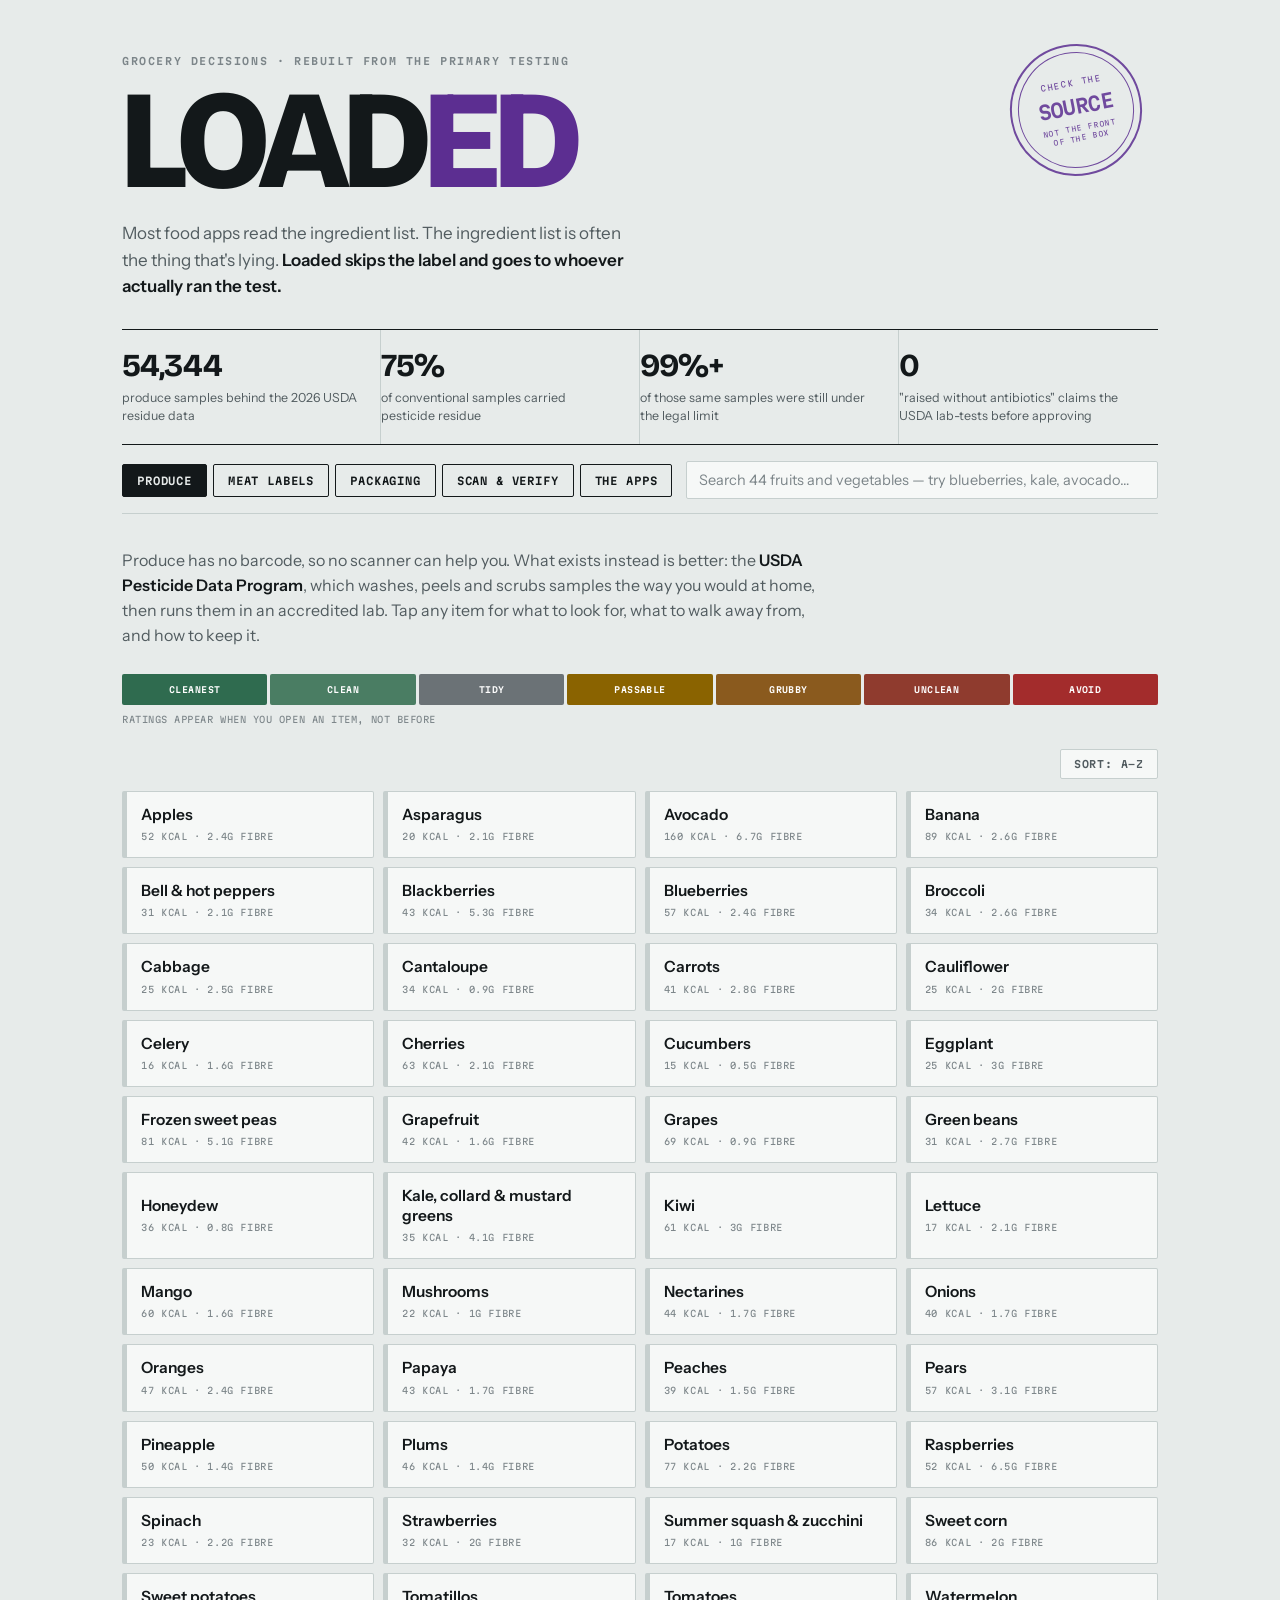
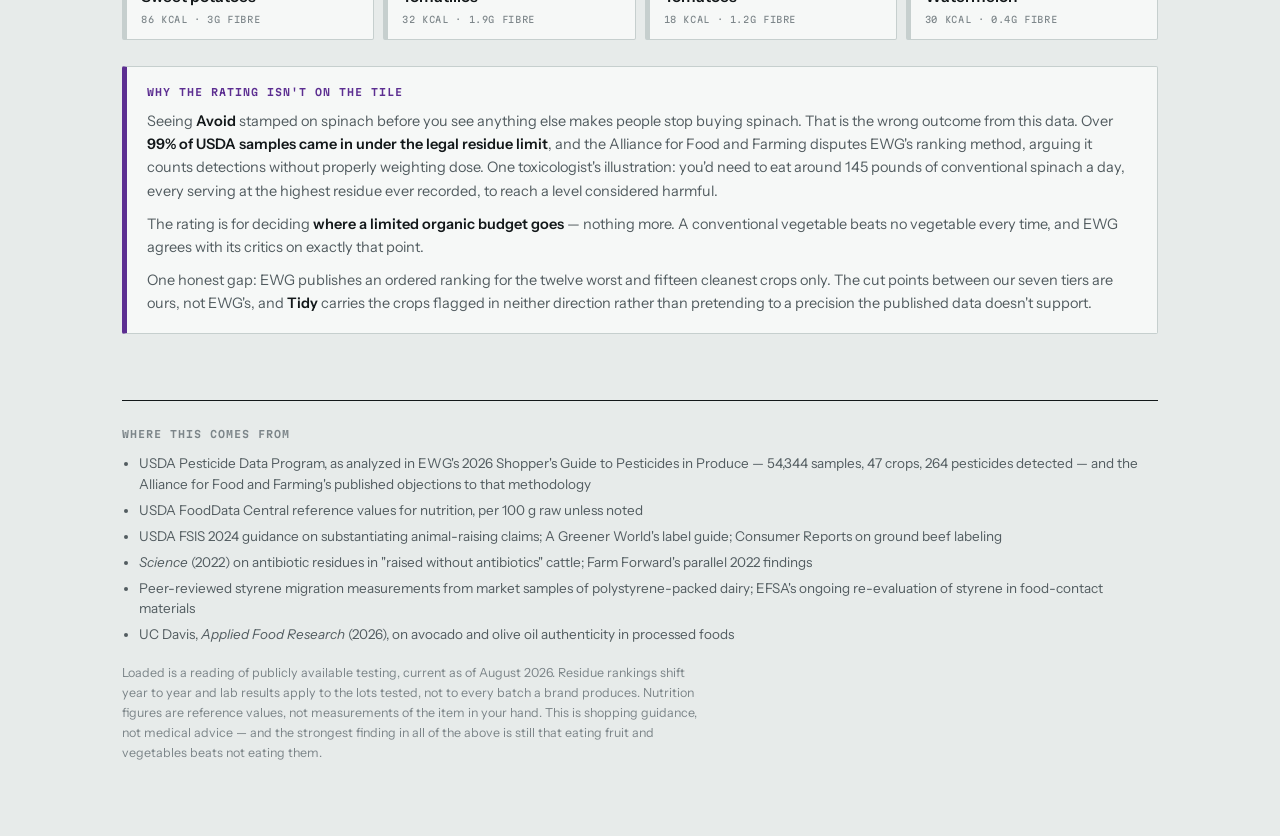
<file: index.html>
<!DOCTYPE html>
<html lang="en">
<head>
<meta charset="utf-8">
<meta name="viewport" content="width=device-width, initial-scale=1">
<title>Loaded — what the label isn't telling you</title>
<meta name="description" content="Grocery decisions rebuilt from the primary testing: USDA pesticide data for produce, a decoder for meat label claims, and what packaging actually does.">
<link rel="preconnect" href="https://fonts.googleapis.com">
<link rel="preconnect" href="https://fonts.gstatic.com" crossorigin>
<link href="https://fonts.googleapis.com/css2?family=Bricolage+Grotesque:opsz,wght@12..96,400;12..96,700;12..96,800&family=Instrument+Sans:wght@400;500;600&family=Martian+Mono:wght@400;600&display=swap" rel="stylesheet">
<link rel="stylesheet" href="assets/styles.css">
</head>
<body>
<div class="wrap">

<header class="mast">
  <div class="eyebrow">Grocery decisions · rebuilt from the primary testing</div>
  <h1 class="wordmark">LOAD<em>ED</em></h1>
  <p class="deck">Most food apps read the ingredient list. The ingredient list is often the thing that's lying. <b>Loaded skips the label and goes to whoever actually ran the test.</b></p>
  <div class="inspect" aria-hidden="true">
    <span class="l1">CHECK THE</span><span class="l2">SOURCE</span>
    <span class="l3">NOT THE FRONT<br>OF THE BOX</span>
  </div>
</header>

<section class="strip" aria-label="Key figures">
  <div class="stat"><div class="n">54,344</div><div class="t">produce samples behind the 2026 USDA residue data</div></div>
  <div class="stat"><div class="n">75%</div><div class="t">of conventional samples carried pesticide residue</div></div>
  <div class="stat"><div class="n">99%+</div><div class="t">of those same samples were still under the legal limit</div></div>
  <div class="stat"><div class="n">0</div><div class="t">"raised without antibiotics" claims the USDA lab-tests before approving</div></div>
</section>

<div class="controls">
  <div class="tabs" role="tablist" aria-label="Sections">
    <button class="tab" role="tab" aria-selected="true" data-panel="produce">Produce</button>
    <button class="tab" role="tab" aria-selected="false" data-panel="meat">Meat labels</button>
    <button class="tab" role="tab" aria-selected="false" data-panel="pack">Packaging</button>
    <button class="tab" role="tab" aria-selected="false" data-panel="scan">Scan &amp; verify</button>
    <button class="tab" role="tab" aria-selected="false" data-panel="apps">The apps</button>
  </div>
  <input class="find" type="search" placeholder="Search 44 fruits and vegetables — try blueberries, kale, avocado…" aria-label="Search">
</div>

<!-- ================= PRODUCE ================= -->
<section class="panel" id="produce" role="tabpanel">
  <div id="produce-detail" hidden></div>

  <div id="produce-list">
    <p class="lede">Produce has no barcode, so no scanner can help you. What exists instead is better: the <b>USDA Pesticide Data Program</b>, which washes, peels and scrubs samples the way you would at home, then runs them in an accredited lab. Tap any item for what to look for, what to walk away from, and how to keep it.</p>

    <div class="scale" aria-label="Residue scale, cleanest to worst">
      <div class="sc sc-cleanest">Cleanest</div>
      <div class="sc sc-clean">Clean</div>
      <div class="sc sc-tidy">Tidy</div>
      <div class="sc sc-passable">Passable</div>
      <div class="sc sc-grubby">Grubby</div>
      <div class="sc sc-unclean">Unclean</div>
      <div class="sc sc-avoid">Avoid</div>
    </div>
    <p class="nutri-note">Ratings appear when you open an item, not before</p>

    <div style="display:flex;justify-content:flex-end;margin:0 0 12px">
      <button class="sort" id="sort-toggle" type="button">Sort: A&ndash;Z</button>
    </div>

    <div class="tiles" id="tile-grid" data-list></div>

    <div class="note">
      <h4>Why the rating isn't on the tile</h4>
      <p>Seeing <b>Avoid</b> stamped on spinach before you see anything else makes people stop buying spinach. That is the wrong outcome from this data. Over <b>99% of USDA samples came in under the legal residue limit</b>, and the Alliance for Food and Farming disputes EWG's ranking method, arguing it counts detections without properly weighting dose. One toxicologist's illustration: you'd need to eat around 145 pounds of conventional spinach a day, every serving at the highest residue ever recorded, to reach a level considered harmful.</p>
      <p>The rating is for deciding <b>where a limited organic budget goes</b> — nothing more. A conventional vegetable beats no vegetable every time, and EWG agrees with its critics on exactly that point.</p>
      <p>One honest gap: EWG publishes an ordered ranking for the twelve worst and fifteen cleanest crops only. The cut points between our seven tiers are ours, not EWG's, and <b>Tidy</b> carries the crops flagged in neither direction rather than pretending to a precision the published data doesn't support.</p>
    </div>
  </div>
</section>

<!-- ================= MEAT ================= -->
<section class="panel" id="meat" role="tabpanel" hidden>
  <p class="lede">The USDA approves most animal-raising claims <b>on the strength of the producer's own paperwork</b>. As a former Deputy Under Secretary for Food Safety put it, the agency's authority doesn't extend back to the farm — it can't independently confirm an animal was grass fed or free range, so it leans on outside certifiers instead. That's why the seal matters more than the sentence.</p>

  <h2 class="sec">Claims that carry a real audit</h2>
  <div class="grid two" data-list>
    <div class="tag ok"><span class="verdict v-real">Independently verified</span><h3>USDA Organic</h3><p>Legally defined and third-party inspected. No antibiotics, no added hormones, organic feed. Weak spot: it says little about space per animal or genuine outdoor access.</p></div>
    <div class="tag ok"><span class="verdict v-real">Independently verified</span><h3>Animal Welfare Approved (A Greener World)</h3><p>The strictest of the common seals. Pasture required, no confinement, no antibiotics, no synthetic hormones, audited annually.</p></div>
    <div class="tag ok"><span class="verdict v-real">Independently verified</span><h3>American Grassfed Association</h3><p>Goes well past the USDA grass-fed definition — adds no antibiotics, no synthetic hormones and no confinement, audited through A Greener World.</p></div>
    <div class="tag ok"><span class="verdict v-real">Independently verified</span><h3>Certified Humane · Global Animal Partnership</h3><p>Audited welfare standards. GAP uses a tiered 1–5+ scale, so the number on the tag tells you how far past baseline the farm actually goes.</p></div>
    <div class="tag ok"><span class="verdict v-real">USDA-audited program</span><h3>"USDA Process Verified" shield</h3><p>Not a claim on its own — a shield saying the USDA audited the company's own verification program. Next to a no-antibiotics claim, it makes that claim substantially more trustworthy.</p></div>
  </div>

  <h2 class="sec">Backed by a signed form and nothing else</h2>
  <div class="grid two" data-list>
    <div class="tag"><span class="verdict v-paper">Affidavit only</span><h3>"No antibiotics added" / "Raised without antibiotics"</h3><p>Legally defined by FSIS but substantiated by affidavit — no independent verification required. Two 2022 studies found the claim failing in practice: one detected antibiotic residues in cattle from 42% of tested "raised without antibiotics" herds; another found drugs in meat certified "no antibiotics ever." Look for a third-party seal or the Process Verified shield alongside it.</p></div>
    <div class="tag"><span class="verdict v-paper">Affidavit only</span><h3>"Grass fed" / "100% grass fed"</h3><p>USDA definition: never given grain, pasture access during grazing season — documented by written statement, not verified. It leaves a confinement loophole and permits antibiotics and pasture herbicides. Grass fed alone is not a health claim.</p></div>
    <div class="tag"><span class="verdict v-paper">Undefined</span><h3>"Free range" / "Pasture raised"</h3><p>In its 2024 guidance FSIS explicitly declined to codify what these mean, saying fixed definitions could stifle innovation. Without a certifier's logo beside them, treat them as marketing.</p></div>
  </div>

  <h2 class="sec">Claims that mean nothing at all</h2>
  <div class="grid two" data-list>
    <div class="tag"><span class="verdict v-null">Says nothing about raising</span><h3>"Natural" / "All Natural"</h3><p>The most misleading term at the meat case. The USDA definition covers only what happens <em>after slaughter</em> — minimally processed, no artificial ingredients. It tells you nothing about feed, antibiotics, hormones or how the animal lived.</p></div>
    <div class="tag"><span class="verdict v-null">Already required by law</span><h3>"No hormones added" — on pork or poultry</h3><p>Federal law already prohibits hormones in pigs and poultry, so the label is describing the legal baseline. Packages must carry a disclaimer saying so, in small print. On <em>beef</em> the claim does mean something.</p></div>
    <div class="tag"><span class="verdict v-null">Loophole phrasing</span><h3>"No antibiotics used for growth promotion"</h3><p>Read it closely. Antibiotics may still have been used, just for a different stated reason. Not the same as "raised without antibiotics."</p></div>
  </div>

  <div class="note">
    <h4>The two-second version at the counter</h4>
    <p>Ignore the adjectives on the front. Look for a <b>logo with an organization's name on it</b>. If there's no logo, you're reading the producer's own description of themselves, approved by an agency that never visited the farm.</p>
  </div>
</section>

<!-- ================= PACKAGING ================= -->
<section class="panel" id="pack" role="tabpanel" hidden>
  <p class="lede">A supermarket meat package is three separate materials, and <b>the variables that actually drive chemical migration are heat, fat and time</b> — not the mere presence of plastic.</p>

  <h2 class="sec">What you're holding</h2>
  <div class="grid two" data-list>
    <div class="tag"><h3>The foam tray</h3><p>Expanded polystyrene — plastic #6, what most people call Styrofoam. Styrene can migrate into food, and how much depends on residual styrene in the material, the food's fat content and pH, storage temperature, and contact time.</p><div class="meta">EPS · plastic #6</div></div>
    <div class="tag"><h3>The absorbent pad</h3><p>Usually silica gel or cellulose sealed inside a perforated plastic film. It pulls liquid away from the meat, which genuinely reduces bacterial growth. Pull it out and bin it when you unwrap — a soaked pad against the meat works against you.</p><div class="meta">silica or cellulose in film</div></div>
    <div class="tag"><h3>The clear film</h3><p>Prepackaged cases usually use polyethylene. Meat wrapped at the store's own counter is more often stretch film, historically PVC with plasticizers. Migration concentrates where film presses against <em>fat</em> — the one contact point worth minimizing.</p><div class="meta">LDPE or PVC stretch film</div></div>
  </div>

  <h2 class="sec">The numbers</h2>
  <div class="note">
    <h4>Time and temperature, not plastic itself</h4>
    <p>The clearest recent measurements come from dairy packed in polystyrene. Refrigerated yogurt and cream measured <b>5 to 30 µg/kg of styrene</b> at their best-before date. Single-serve coffee creamer in the same material, held at <b>room temperature for about 190 days</b>, measured <b>401 µg/kg</b>. Same plastic, an order of magnitude apart, and the only differences are warmth and time.</p>
    <p>Raw meat sits cold and gets eaten within days, which puts it at the low end of that range. The European Food Safety Authority is currently re-evaluating styrene for food-contact materials and a restriction is expected — a fair signal that this is a live scientific question, not settled in either direction.</p>
  </div>

  <h2 class="sec">Five things worth actually doing</h2>
  <div class="grid" data-list>
    <div class="tag ok"><h3>1 · Never heat anything in the tray</h3><p>Not the microwave, not a warm car, not the counter while you do something else. Heat is the biggest single multiplier on migration and it's fully under your control.</p></div>
    <div class="tag ok"><h3>2 · Repackage before freezing</h3><p>Freezing takes contact time from days to months. Move it to glass, a freezer bag, or butcher paper. You'll also get less freezer burn, which is the reason a butcher would give you.</p></div>
    <div class="tag ok"><h3>3 · Buy from the counter, not the case</h3><p>Ask for it in paper. Costs nothing, skips the foam tray and stretch film entirely, and you usually get a fresher cut and someone who can tell you where it came from.</p></div>
    <div class="tag ok"><h3>4 · Trim fat that touched the film</h3><p>If a fatty cut sat pressed against stretch wrap, that fat-film interface is where plasticizer concentrates. Trimming it is a thirty-second habit.</p></div>
    <div class="tag ok"><h3>5 · Keep it cold and eat it soon</h3><p>Anticlimactic, but it's what the data supports. Back of the fridge, not the door. The habit that prevents food poisoning also minimizes migration.</p></div>
  </div>
</section>

<!-- ================= SCAN ================= -->
<section class="panel" id="scan" role="tabpanel" hidden>
  <p class="lede">You asked about photographing produce. Being straight with you: <b>no app can identify a fruit from a photo and tell you what's on it</b> — contamination data doesn't exist per-item, only per-crop, which is what the produce tab already gives you. Here's what does work.</p>

  <h2 class="sec">The sticker actually tells you something</h2>
  <div class="note" style="border-left-color:var(--good)">
    <h4 style="color:var(--good)">PLU decoder</h4>
    <p>That little number on loose produce is a PLU code, and one digit of it is meaningful. Type it in:</p>
    <p><input id="plu-in" class="find" inputmode="numeric" maxlength="5" placeholder="e.g. 94011" aria-label="PLU code" style="max-width:200px;flex:none"></p>
    <div id="plu-out"><span class="verdict v-mid">Enter the number from the sticker</span><p style="margin:10px 0 0;font-size:14.5px;color:var(--ink2)">Loose produce carries a 4 or 5 digit PLU code.</p></div>
  </div>

  <h2 class="sec">What is actually readable on the packaging</h2>
  <p class="lede">There is no honest database of "best produce brand by region" — produce brands are commodity growers who rotate by season and shipping lane, so the label in your store changes week to week. What is fixed is which claims mean something.</p>
  <div class="grid two" id="label-reads" data-list></div>

  <h2 class="sec">Where to send a barcode</h2>
  <div class="grid two" data-list>
    <div class="tag ok"><h3>Open Food Facts</h3><p>Free, open-source, no subscription and no commercial incentive to scare you. Scans packaged goods for ingredients, additives and nutrition. The database is community-built, so coverage varies.</p><p style="margin-top:9px"><a href="https://world.openfoodfacts.org/" target="_blank" rel="noopener">world.openfoodfacts.org</a></p></div>
    <div class="tag ok"><h3>Clean Label Project</h3><p>Free app with results from actual accredited lab testing — heavy metals, 300+ pesticides, glyphosate, bisphenols, phthalates. Best coverage on baby food, formula, protein powder and supplements.</p><p style="margin-top:9px"><a href="https://cleanlabelproject.org/app/" target="_blank" rel="noopener">cleanlabelproject.org/app</a></p></div>
    <div class="tag ok"><h3>USDA Pesticide Data Program</h3><p>The raw source behind the produce tab. Free and public. If you ever want to check the ranking against the underlying numbers yourself, this is where they live.</p><p style="margin-top:9px"><a href="https://www.ams.usda.gov/datasets/pdp" target="_blank" rel="noopener">ams.usda.gov/datasets/pdp</a></p></div>
    <div class="tag"><h3>FDA recall alerts</h3><p>The one genuinely time-sensitive food feed worth subscribing to. Outbreak and recall notices, free by email.</p><p style="margin-top:9px"><a href="https://www.fda.gov/safety/recalls-market-withdrawals-safety-alerts" target="_blank" rel="noopener">fda.gov recalls</a></p></div>
  </div>

  <div class="note">
    <h4>What a scanner genuinely cannot do</h4>
    <p>Detect adulteration. If a bottle claims pure avocado oil and contains sunflower oil, the label is the lie — catching that takes a mass spectrometer running fatty acid, sterol and tocopherol profiles. A 2026 UC Davis study found 48 of 54 avocado-oil-labeled products adulterated with cheaper oils. No barcode can see through that; only per-lot third-party certification can.</p>
  </div>
</section>

<!-- ================= APPS ================= -->
<section class="panel" id="apps" role="tabpanel" hidden>
  <p class="lede">You've probably seen these advertised. They're heavily marketed on Instagram and TikTok, and most are subscription businesses. Here's what they do and don't do.</p>

  <div class="grid" data-list>
    <div class="tag"><span class="verdict v-paper">Reads the label</span><h3>Yuka · Trash Panda · Ivy · EXPOSR · Olive</h3><p>These scan a barcode and score the <em>ingredient list</em>. Real value for additives, dyes, allergens, sugar and nutrition — Yuka and Trash Panda do it free. But the method has a hard ceiling: if the label is the lie, no barcode sees through it. Users also report the same product returning different scores on different scans.</p><div class="meta">good for: additives, allergens, nutrition</div></div>
    <div class="tag"><span class="verdict v-null">Can't help here</span><h3>Any scanner, for produce or the meat case</h3><p>Loose produce has no barcode. Meat packages carry a barcode encoding weight and price, not provenance. This entire category is structurally blind to two of the three things you're asking about.</p></div>
    <div class="tag ok"><span class="verdict v-real">Actual lab data</span><h3>Clean Label Project</h3><p>A nonprofit that buys products at retail — not samples brands send in — and tests at Ellipse Analytics, an ISO/IEC 17025 lab accredited by ANAB. Two honest caveats: partly funded by certification fees from brands carrying its mark, and the panel does not include PFAS.</p><div class="meta">ISO 17025 accredited · ANAB</div></div>
    <div class="tag"><span class="verdict v-paper">Reports, not a database</span><h3>EWG Healthy Living · Mamavation</h3><p>For PFAS specifically there is no scanner and no lookup. These groups commission testing one category at a time and publish it as an article you read.</p></div>
  </div>

  <div class="note">
    <h4>What actually works</h4>
    <p>A free scanner for additives and nutrition, this site for produce and meat, and <b>certification logos as your filter for everything else</b>. A brand paying for per-lot third-party verification has something to lose. A brand writing "natural" on a package does not.</p>
  </div>
</section>

<footer>
  <h4>Where this comes from</h4>
  <ul>
    <li>USDA Pesticide Data Program, as analyzed in EWG's 2026 Shopper's Guide to Pesticides in Produce — 54,344 samples, 47 crops, 264 pesticides detected — and the Alliance for Food and Farming's published objections to that methodology</li>
    <li>USDA FoodData Central reference values for nutrition, per 100 g raw unless noted</li>
    <li>USDA FSIS 2024 guidance on substantiating animal-raising claims; A Greener World's label guide; Consumer Reports on ground beef labeling</li>
    <li><em>Science</em> (2022) on antibiotic residues in "raised without antibiotics" cattle; Farm Forward's parallel 2022 findings</li>
    <li>Peer-reviewed styrene migration measurements from market samples of polystyrene-packed dairy; EFSA's ongoing re-evaluation of styrene in food-contact materials</li>
    <li>UC Davis, <em>Applied Food Research</em> (2026), on avocado and olive oil authenticity in processed foods</li>
  </ul>
  <p class="disclaim">Loaded is a reading of publicly available testing, current as of August 2026. Residue rankings shift year to year and lab results apply to the lots tested, not to every batch a brand produces. Nutrition figures are reference values, not measurements of the item in your hand. This is shopping guidance, not medical advice — and the strongest finding in all of the above is still that eating fruit and vegetables beats not eating them.</p>
</footer>

</div>
<script src="assets/data.js"></script>
<script src="assets/app.js"></script>
</body>
</html>
</file>
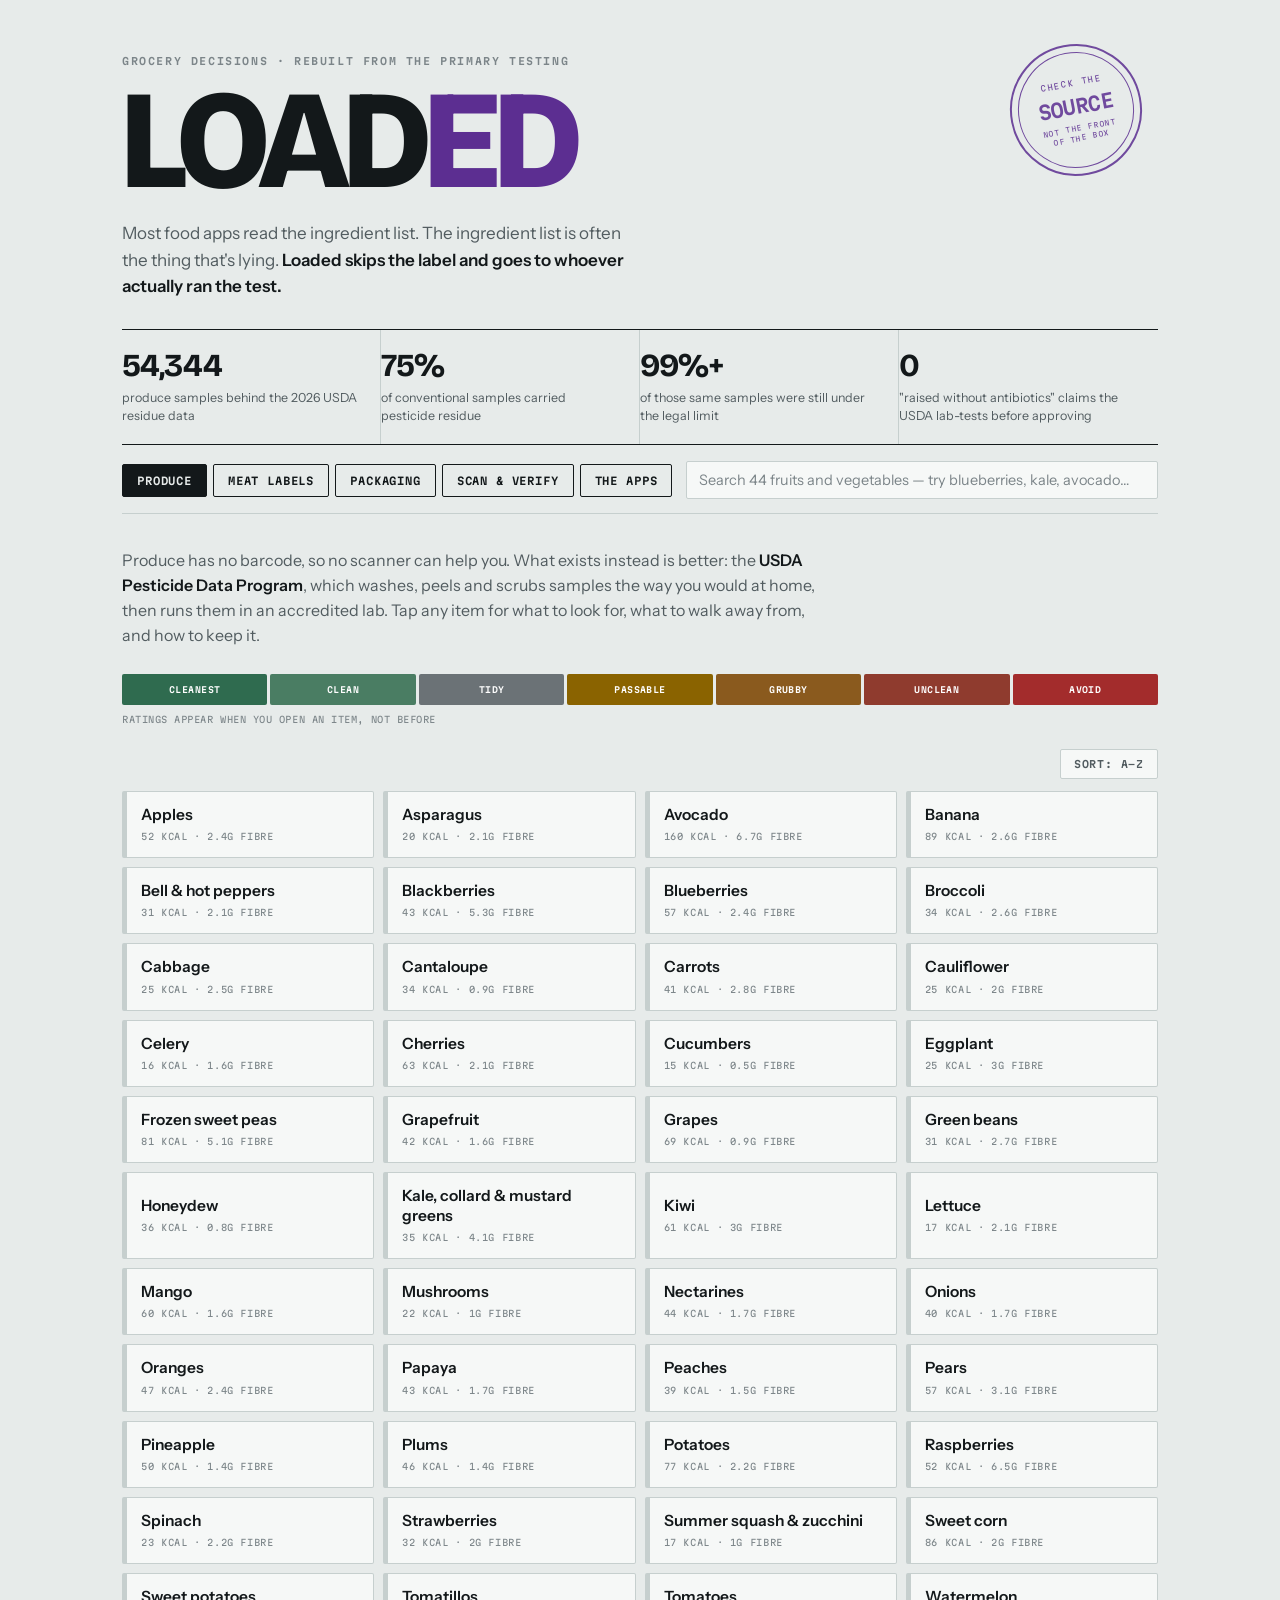
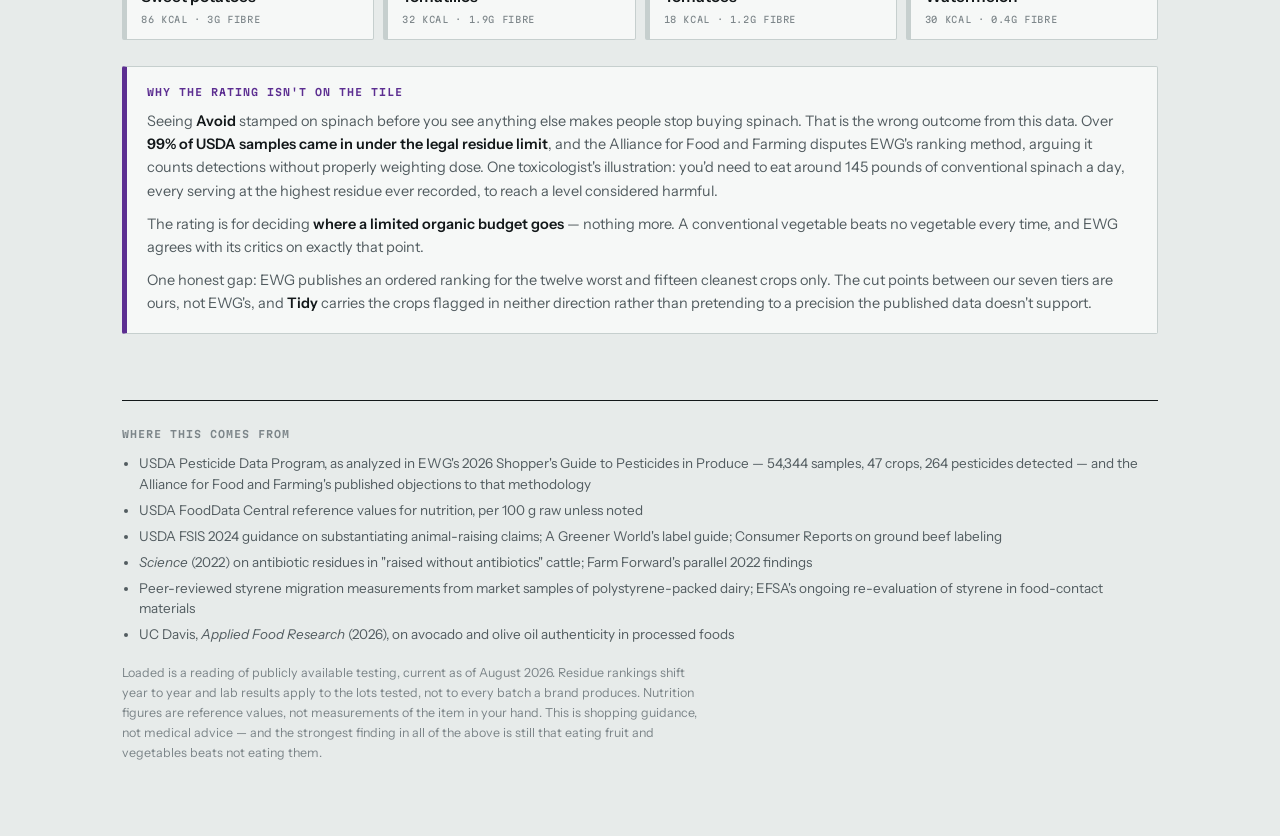
<file: loaded-standalone.html>
<!DOCTYPE html>
<html lang="en">
<head>
<meta charset="utf-8">
<meta name="viewport" content="width=device-width, initial-scale=1">
<title>Loaded — what the label isn't telling you</title>
<meta name="description" content="Grocery decisions rebuilt from the primary testing: USDA pesticide data for produce, a decoder for meat label claims, and what packaging actually does.">
<link rel="preconnect" href="https://fonts.googleapis.com">
<link rel="preconnect" href="https://fonts.gstatic.com" crossorigin>
<link href="https://fonts.googleapis.com/css2?family=Bricolage+Grotesque:opsz,wght@12..96,400;12..96,700;12..96,800&family=Instrument+Sans:wght@400;500;600&family=Martian+Mono:wght@400;600&display=swap" rel="stylesheet">
<style>
:root{
  --paper:#E7EBEA; --card:#F6F8F7; --ink:#13181A; --ink2:#525C60; --ink3:#7C8589;
  --rule:#C6CFCE; --stamp:#5C2E91; --stamp-soft:#EFE7F7;
  --ochre:#8A6300; --ochre-soft:#F5EEDC;
  --null:#6B7276; --null-soft:#E3E7E6;
  --good:#2F6B4F; --good-soft:#E3EEE8;
  --bad:#A32C2C; --bad-soft:#F5E6E6;
  --maxw:1080px;
}
*{box-sizing:border-box}
html{-webkit-text-size-adjust:100%}
body{margin:0;background:var(--paper);color:var(--ink);
  font-family:"Instrument Sans",system-ui,sans-serif;font-size:16px;line-height:1.55}
.wrap{max-width:var(--maxw);margin:0 auto;padding:0 22px}
[hidden]{display:none !important}

/* masthead */
.mast{padding:54px 0 30px;position:relative}
.eyebrow{font-family:"Martian Mono",monospace;font-size:10px;font-weight:600;
  letter-spacing:.16em;text-transform:uppercase;color:var(--ink3)}
.wordmark{font-family:"Bricolage Grotesque",sans-serif;font-weight:800;
  font-size:clamp(58px,14vw,140px);line-height:.82;letter-spacing:-.045em;margin:14px 0 0}
.wordmark em{font-style:normal;color:var(--stamp)}
.deck{max-width:46ch;margin:22px 0 0;font-size:17px;color:var(--ink2)}
.deck b{color:var(--ink);font-weight:600}
.inspect{position:absolute;top:44px;right:16px;width:132px;height:132px;border-radius:50%;
  border:2.5px solid var(--stamp);color:var(--stamp);display:flex;flex-direction:column;
  align-items:center;justify-content:center;text-align:center;transform:rotate(-11deg);
  opacity:.85;font-family:"Martian Mono",monospace}
.inspect::before{content:"";position:absolute;inset:6px;border:1px solid var(--stamp);border-radius:50%}
.inspect .l1{font-size:8px;letter-spacing:.12em}
.inspect .l2{font-size:19px;font-weight:600;letter-spacing:-.02em;margin:3px 0}
.inspect .l3{font-size:7px;letter-spacing:.1em;max-width:96px;line-height:1.35}
@media(max-width:760px){.inspect{display:none}}

/* stat strip */
.strip{border-top:1.5px solid var(--ink);border-bottom:1.5px solid var(--ink);
  display:grid;grid-template-columns:repeat(4,1fr)}
.stat{padding:20px 18px 20px 0;border-right:1px solid var(--rule)}
.stat:last-child{border-right:0}
.stat .n{font-family:"Bricolage Grotesque",sans-serif;font-weight:700;font-size:32px;
  line-height:1;letter-spacing:-.03em}
.stat .t{font-size:12.5px;color:var(--ink2);margin-top:7px;line-height:1.4}
@media(max-width:720px){.strip{grid-template-columns:1fr 1fr}
  .stat{border-bottom:1px solid var(--rule)}.stat:nth-child(2n){border-right:0}}

/* controls */
.controls{position:sticky;top:0;z-index:20;background:var(--paper);padding:16px 0 14px;
  border-bottom:1px solid var(--rule);display:flex;gap:14px;align-items:center;flex-wrap:wrap}
.tabs{display:flex;gap:6px;flex-wrap:wrap}
.tab{font-family:"Martian Mono",monospace;font-size:10.5px;font-weight:600;letter-spacing:.08em;
  text-transform:uppercase;padding:9px 14px;border:1.5px solid var(--ink);background:transparent;
  color:var(--ink);cursor:pointer;border-radius:2px}
.tab:hover{background:#DCE2E1}
.tab[aria-selected="true"]{background:var(--ink);color:var(--paper)}
.tab:focus-visible,.find:focus-visible,.tile:focus-visible,.back:focus-visible{
  outline:3px solid var(--stamp);outline-offset:2px}
.find{flex:1;min-width:200px;font-family:"Instrument Sans",sans-serif;font-size:14.5px;
  padding:9px 12px;border:1.5px solid var(--rule);border-radius:2px;background:var(--card);color:var(--ink)}
.find::placeholder{color:var(--ink3)}

/* panels */
.panel{padding:34px 0 10px}
.lede{max-width:64ch;font-size:16px;color:var(--ink2);margin:0 0 26px}
.lede b{color:var(--ink);font-weight:600}
h2.sec{font-family:"Bricolage Grotesque",sans-serif;font-weight:700;font-size:13px;
  letter-spacing:.1em;text-transform:uppercase;margin:38px 0 14px;padding-bottom:8px;
  border-bottom:1.5px solid var(--ink)}
h2.sec:first-of-type{margin-top:0}

/* produce tiles */
.tiles{display:grid;grid-template-columns:repeat(auto-fill,minmax(212px,1fr));gap:9px}
.tile{text-align:left;background:var(--card);border:1px solid var(--rule);border-left:5px solid var(--rule);
  border-radius:2px;padding:13px 14px;cursor:pointer;font:inherit;color:inherit;display:block;width:100%}
.tile:hover{background:#EEF2F1}
/* tiles are intentionally neutral — rating lives inside the detail view */
.tile .tn{font-weight:600;font-size:15.5px;line-height:1.25;display:block}
.tile .tm{font-family:"Martian Mono",monospace;font-size:9px;letter-spacing:.07em;
  text-transform:uppercase;color:var(--ink3);margin-top:6px;display:block}

/* detail */
.back{font-family:"Martian Mono",monospace;font-size:10px;font-weight:600;letter-spacing:.08em;
  text-transform:uppercase;background:transparent;border:1.5px solid var(--ink);color:var(--ink);
  padding:8px 13px;border-radius:2px;cursor:pointer;margin-bottom:26px}
.back:hover{background:var(--ink);color:var(--paper)}
.d-head{border-bottom:1.5px solid var(--ink);padding-bottom:18px;margin-bottom:24px}
.d-name{font-family:"Bricolage Grotesque",sans-serif;font-weight:700;
  font-size:clamp(34px,6vw,56px);line-height:1;letter-spacing:-.035em;margin:10px 0 0}
.verdict{display:inline-block;font-family:"Martian Mono",monospace;font-size:9px;font-weight:600;
  letter-spacing:.09em;text-transform:uppercase;padding:5px 9px;border-radius:2px;border:1px solid}
.v-dirty{color:#fff;background:var(--ink);border-color:var(--ink)}
.v-watch{color:var(--ochre);background:var(--ochre-soft);border-color:#DCC98F}
.v-clean{color:var(--good);background:var(--good-soft);border-color:#A9C9B9}
.v-mid{color:var(--null);background:var(--null-soft);border-color:var(--rule)}

.nutri{display:grid;grid-template-columns:repeat(5,1fr);border:1px solid var(--rule);
  background:var(--card);border-radius:2px;margin-bottom:8px}
.nutri div{padding:14px 12px;border-right:1px solid var(--rule)}
.nutri div:last-child{border-right:0}
.nutri .nv{font-family:"Bricolage Grotesque",sans-serif;font-weight:700;font-size:22px;
  line-height:1;letter-spacing:-.03em}
.nutri .nl{font-family:"Martian Mono",monospace;font-size:8.5px;letter-spacing:.07em;
  text-transform:uppercase;color:var(--ink3);margin-top:6px}
@media(max-width:640px){.nutri{grid-template-columns:repeat(2,1fr)}
  .nutri div{border-bottom:1px solid var(--rule)}.nutri div:nth-child(2n){border-right:0}}
.star{font-size:13.5px;color:var(--ink2);margin:0 0 26px;font-style:italic}

.flags{display:grid;grid-template-columns:1fr 1fr;gap:10px}
@media(max-width:720px){.flags{grid-template-columns:1fr}}
.flag{background:var(--card);border:1px solid var(--rule);border-radius:2px;padding:18px 20px;
  border-left:5px solid var(--rule)}
.flag.red{border-left-color:var(--bad)}
.flag.green{border-left-color:var(--good)}
.flag.hand{border-left-color:var(--stamp)}
.flag h4{font-family:"Martian Mono",monospace;font-size:10px;font-weight:600;letter-spacing:.1em;
  text-transform:uppercase;margin:0 0 11px}
.flag.red h4{color:var(--bad)} .flag.green h4{color:var(--good)} .flag.hand h4{color:var(--stamp)}
.flag ul{margin:0;padding-left:17px}
.flag li{font-size:14.5px;color:var(--ink2);margin-bottom:9px;line-height:1.55}
.flag li:last-child{margin-bottom:0}
.hand-wrap{margin-top:10px}

/* generic cards */
.grid{display:grid;gap:10px}
.grid.two{grid-template-columns:repeat(auto-fill,minmax(300px,1fr))}
.tag{background:var(--card);border:1px solid var(--rule);border-radius:2px;padding:15px 16px;
  border-left:5px solid var(--rule)}
.tag.ok{border-left-color:#5C8C77}
.tag h3{font-weight:600;font-size:16.5px;margin:0 0 5px;line-height:1.25}
.tag p{margin:0;font-size:14px;color:var(--ink2);line-height:1.5}
.tag .meta{font-family:"Martian Mono",monospace;font-size:9.5px;letter-spacing:.06em;
  text-transform:uppercase;color:var(--ink3);margin-top:8px}
.v-real{color:var(--stamp);background:var(--stamp-soft);border-color:#C9B2E0}
.v-paper{color:var(--ochre);background:var(--ochre-soft);border-color:#DCC98F}
.v-null{color:var(--null);background:var(--null-soft);border-color:var(--rule)}
.tag .verdict{margin-bottom:8px}

.note{background:var(--card);border:1px solid var(--rule);border-left:5px solid var(--stamp);
  padding:18px 20px;border-radius:2px;margin:26px 0 0}
.note h4{font-family:"Martian Mono",monospace;font-size:10px;font-weight:600;letter-spacing:.1em;
  text-transform:uppercase;color:var(--stamp);margin:0 0 9px}
.note p{margin:0 0 10px;font-size:14.5px;color:var(--ink2);line-height:1.6}
.note p:last-child{margin-bottom:0}
.note b{color:var(--ink);font-weight:600}
.note a{color:var(--stamp)}

.empty{font-family:"Martian Mono",monospace;font-size:11px;letter-spacing:.06em;
  text-transform:uppercase;color:var(--ink3);padding:26px 0}

footer{margin-top:56px;border-top:1.5px solid var(--ink);padding:26px 0 60px}
footer h4{font-family:"Martian Mono",monospace;font-size:10px;font-weight:600;letter-spacing:.1em;
  text-transform:uppercase;color:var(--ink3);margin:0 0 10px}
footer ul{margin:0 0 18px;padding-left:17px}
footer li{font-size:13.5px;color:var(--ink2);margin-bottom:5px}
footer a{color:var(--stamp)}
.disclaim{font-size:12.5px;color:var(--ink3);max-width:72ch;line-height:1.6}


/* ---------- v2: description block ---------- */
.nutri-note{font-family:"Martian Mono",monospace;font-size:9px;letter-spacing:.06em;
  text-transform:uppercase;color:var(--ink3);margin:0 0 22px}
.about{font-size:17px;line-height:1.62;color:var(--ink2);max-width:66ch;margin:0 0 30px;
  padding-left:16px;border-left:2px solid var(--rule)}

/* ---------- v2: flags ---------- */
.flag h4{font-size:10px;line-height:1.5}
.flags{margin-bottom:10px}
.flag.hand{margin-bottom:30px}

/* ---------- v2: rating block, revealed only inside detail ---------- */
.rating{border:1px solid var(--rule);border-top:3px solid var(--ink);
  background:var(--card);border-radius:2px;padding:20px 22px}
.r-top{display:flex;justify-content:space-between;align-items:center;gap:16px;flex-wrap:wrap}
.r-eyebrow{font-family:"Martian Mono",monospace;font-size:9px;font-weight:600;
  letter-spacing:.12em;text-transform:uppercase;color:var(--ink3)}
.meter{display:flex;gap:4px}
.pip{width:22px;height:7px;border-radius:1px;background:var(--rule)}
.pip.lit{background:#B4BEBC}
.pip.on{background:var(--ink);height:11px;margin-top:-2px}
.r-label{font-family:"Bricolage Grotesque",sans-serif;font-weight:700;
  font-size:38px;line-height:1;letter-spacing:-.035em;margin:14px 0 10px}
.r-blurb{margin:0 0 12px;font-size:14.5px;color:var(--ink2);line-height:1.6;max-width:64ch}
.r-src{margin:0;font-family:"Martian Mono",monospace;font-size:9px;letter-spacing:.05em;
  text-transform:uppercase;color:var(--ink3);line-height:1.6}

.rating-cleanest{border-top-color:#2F6B4F} .rating-cleanest .r-label{color:#2F6B4F} .rating-cleanest .pip.on{background:#2F6B4F}
.rating-clean{border-top-color:#4A7D63}    .rating-clean .r-label{color:#4A7D63}    .rating-clean .pip.on{background:#4A7D63}
.rating-tidy{border-top-color:#6B7276}     .rating-tidy .r-label{color:#5A6266}     .rating-tidy .pip.on{background:#6B7276}
.rating-passable{border-top-color:#8A6300} .rating-passable .r-label{color:#8A6300} .rating-passable .pip.on{background:#8A6300}
.rating-grubby{border-top-color:#8A5A1E}   .rating-grubby .r-label{color:#8A5A1E}   .rating-grubby .pip.on{background:#8A5A1E}
.rating-unclean{border-top-color:#8F3B2E}  .rating-unclean .r-label{color:#8F3B2E}  .rating-unclean .pip.on{background:#8F3B2E}
.rating-avoid{border-top-color:#A32C2C}    .rating-avoid .r-label{color:#A32C2C}    .rating-avoid .pip.on{background:#A32C2C}

/* ---------- v2: sort toggle ---------- */
.sort{font-family:"Martian Mono",monospace;font-size:10px;font-weight:600;letter-spacing:.08em;
  text-transform:uppercase;padding:8px 13px;border:1.5px solid var(--rule);background:var(--card);
  color:var(--ink2);border-radius:2px;cursor:pointer;white-space:nowrap}
.sort:hover{border-color:var(--ink);color:var(--ink)}
.sort:focus-visible{outline:3px solid var(--stamp);outline-offset:2px}

/* ---------- v2: scale key ---------- */
.scale{display:flex;gap:3px;margin:0 0 8px;flex-wrap:wrap}
.sc{flex:1;min-width:74px;padding:9px 8px;border-radius:2px;text-align:center;
  font-family:"Martian Mono",monospace;font-size:8.5px;font-weight:600;
  letter-spacing:.05em;text-transform:uppercase;color:#fff}
.sc-cleanest{background:#2F6B4F} .sc-clean{background:#4A7D63} .sc-tidy{background:#6B7276}
.sc-passable{background:#8A6300} .sc-grubby{background:#8A5A1E} .sc-unclean{background:#8F3B2E}
.sc-avoid{background:#A32C2C}

/* ---------- v2: label reads ---------- */
.read{background:var(--card);border:1px solid var(--rule);border-left:5px solid var(--rule);
  border-radius:2px;padding:15px 16px}
.read.ok{border-left-color:var(--stamp)}
.read h3{font-weight:600;font-size:16px;margin:8px 0 5px;line-height:1.25}
.read p{margin:0;font-size:14px;color:var(--ink2);line-height:1.5}

.d-head{padding-bottom:14px;margin-bottom:20px}

</style>
</head>
<body>
<div class="wrap">

<header class="mast">
  <div class="eyebrow">Grocery decisions · rebuilt from the primary testing</div>
  <h1 class="wordmark">LOAD<em>ED</em></h1>
  <p class="deck">Most food apps read the ingredient list. The ingredient list is often the thing that's lying. <b>Loaded skips the label and goes to whoever actually ran the test.</b></p>
  <div class="inspect" aria-hidden="true">
    <span class="l1">CHECK THE</span><span class="l2">SOURCE</span>
    <span class="l3">NOT THE FRONT<br>OF THE BOX</span>
  </div>
</header>

<section class="strip" aria-label="Key figures">
  <div class="stat"><div class="n">54,344</div><div class="t">produce samples behind the 2026 USDA residue data</div></div>
  <div class="stat"><div class="n">75%</div><div class="t">of conventional samples carried pesticide residue</div></div>
  <div class="stat"><div class="n">99%+</div><div class="t">of those same samples were still under the legal limit</div></div>
  <div class="stat"><div class="n">0</div><div class="t">"raised without antibiotics" claims the USDA lab-tests before approving</div></div>
</section>

<div class="controls">
  <div class="tabs" role="tablist" aria-label="Sections">
    <button class="tab" role="tab" aria-selected="true" data-panel="produce">Produce</button>
    <button class="tab" role="tab" aria-selected="false" data-panel="meat">Meat labels</button>
    <button class="tab" role="tab" aria-selected="false" data-panel="pack">Packaging</button>
    <button class="tab" role="tab" aria-selected="false" data-panel="scan">Scan &amp; verify</button>
    <button class="tab" role="tab" aria-selected="false" data-panel="apps">The apps</button>
  </div>
  <input class="find" type="search" placeholder="Search 44 fruits and vegetables — try blueberries, kale, avocado…" aria-label="Search">
</div>

<!-- ================= PRODUCE ================= -->
<section class="panel" id="produce" role="tabpanel">
  <div id="produce-detail" hidden></div>

  <div id="produce-list">
    <p class="lede">Produce has no barcode, so no scanner can help you. What exists instead is better: the <b>USDA Pesticide Data Program</b>, which washes, peels and scrubs samples the way you would at home, then runs them in an accredited lab. Tap any item for what to look for, what to walk away from, and how to keep it.</p>

    <div class="scale" aria-label="Residue scale, cleanest to worst">
      <div class="sc sc-cleanest">Cleanest</div>
      <div class="sc sc-clean">Clean</div>
      <div class="sc sc-tidy">Tidy</div>
      <div class="sc sc-passable">Passable</div>
      <div class="sc sc-grubby">Grubby</div>
      <div class="sc sc-unclean">Unclean</div>
      <div class="sc sc-avoid">Avoid</div>
    </div>
    <p class="nutri-note">Ratings appear when you open an item, not before</p>

    <div style="display:flex;justify-content:flex-end;margin:0 0 12px">
      <button class="sort" id="sort-toggle" type="button">Sort: A&ndash;Z</button>
    </div>

    <div class="tiles" id="tile-grid" data-list></div>

    <div class="note">
      <h4>Why the rating isn't on the tile</h4>
      <p>Seeing <b>Avoid</b> stamped on spinach before you see anything else makes people stop buying spinach. That is the wrong outcome from this data. Over <b>99% of USDA samples came in under the legal residue limit</b>, and the Alliance for Food and Farming disputes EWG's ranking method, arguing it counts detections without properly weighting dose. One toxicologist's illustration: you'd need to eat around 145 pounds of conventional spinach a day, every serving at the highest residue ever recorded, to reach a level considered harmful.</p>
      <p>The rating is for deciding <b>where a limited organic budget goes</b> — nothing more. A conventional vegetable beats no vegetable every time, and EWG agrees with its critics on exactly that point.</p>
      <p>One honest gap: EWG publishes an ordered ranking for the twelve worst and fifteen cleanest crops only. The cut points between our seven tiers are ours, not EWG's, and <b>Tidy</b> carries the crops flagged in neither direction rather than pretending to a precision the published data doesn't support.</p>
    </div>
  </div>
</section>

<!-- ================= MEAT ================= -->
<section class="panel" id="meat" role="tabpanel" hidden>
  <p class="lede">The USDA approves most animal-raising claims <b>on the strength of the producer's own paperwork</b>. As a former Deputy Under Secretary for Food Safety put it, the agency's authority doesn't extend back to the farm — it can't independently confirm an animal was grass fed or free range, so it leans on outside certifiers instead. That's why the seal matters more than the sentence.</p>

  <h2 class="sec">Claims that carry a real audit</h2>
  <div class="grid two" data-list>
    <div class="tag ok"><span class="verdict v-real">Independently verified</span><h3>USDA Organic</h3><p>Legally defined and third-party inspected. No antibiotics, no added hormones, organic feed. Weak spot: it says little about space per animal or genuine outdoor access.</p></div>
    <div class="tag ok"><span class="verdict v-real">Independently verified</span><h3>Animal Welfare Approved (A Greener World)</h3><p>The strictest of the common seals. Pasture required, no confinement, no antibiotics, no synthetic hormones, audited annually.</p></div>
    <div class="tag ok"><span class="verdict v-real">Independently verified</span><h3>American Grassfed Association</h3><p>Goes well past the USDA grass-fed definition — adds no antibiotics, no synthetic hormones and no confinement, audited through A Greener World.</p></div>
    <div class="tag ok"><span class="verdict v-real">Independently verified</span><h3>Certified Humane · Global Animal Partnership</h3><p>Audited welfare standards. GAP uses a tiered 1–5+ scale, so the number on the tag tells you how far past baseline the farm actually goes.</p></div>
    <div class="tag ok"><span class="verdict v-real">USDA-audited program</span><h3>"USDA Process Verified" shield</h3><p>Not a claim on its own — a shield saying the USDA audited the company's own verification program. Next to a no-antibiotics claim, it makes that claim substantially more trustworthy.</p></div>
  </div>

  <h2 class="sec">Backed by a signed form and nothing else</h2>
  <div class="grid two" data-list>
    <div class="tag"><span class="verdict v-paper">Affidavit only</span><h3>"No antibiotics added" / "Raised without antibiotics"</h3><p>Legally defined by FSIS but substantiated by affidavit — no independent verification required. Two 2022 studies found the claim failing in practice: one detected antibiotic residues in cattle from 42% of tested "raised without antibiotics" herds; another found drugs in meat certified "no antibiotics ever." Look for a third-party seal or the Process Verified shield alongside it.</p></div>
    <div class="tag"><span class="verdict v-paper">Affidavit only</span><h3>"Grass fed" / "100% grass fed"</h3><p>USDA definition: never given grain, pasture access during grazing season — documented by written statement, not verified. It leaves a confinement loophole and permits antibiotics and pasture herbicides. Grass fed alone is not a health claim.</p></div>
    <div class="tag"><span class="verdict v-paper">Undefined</span><h3>"Free range" / "Pasture raised"</h3><p>In its 2024 guidance FSIS explicitly declined to codify what these mean, saying fixed definitions could stifle innovation. Without a certifier's logo beside them, treat them as marketing.</p></div>
  </div>

  <h2 class="sec">Claims that mean nothing at all</h2>
  <div class="grid two" data-list>
    <div class="tag"><span class="verdict v-null">Says nothing about raising</span><h3>"Natural" / "All Natural"</h3><p>The most misleading term at the meat case. The USDA definition covers only what happens <em>after slaughter</em> — minimally processed, no artificial ingredients. It tells you nothing about feed, antibiotics, hormones or how the animal lived.</p></div>
    <div class="tag"><span class="verdict v-null">Already required by law</span><h3>"No hormones added" — on pork or poultry</h3><p>Federal law already prohibits hormones in pigs and poultry, so the label is describing the legal baseline. Packages must carry a disclaimer saying so, in small print. On <em>beef</em> the claim does mean something.</p></div>
    <div class="tag"><span class="verdict v-null">Loophole phrasing</span><h3>"No antibiotics used for growth promotion"</h3><p>Read it closely. Antibiotics may still have been used, just for a different stated reason. Not the same as "raised without antibiotics."</p></div>
  </div>

  <div class="note">
    <h4>The two-second version at the counter</h4>
    <p>Ignore the adjectives on the front. Look for a <b>logo with an organization's name on it</b>. If there's no logo, you're reading the producer's own description of themselves, approved by an agency that never visited the farm.</p>
  </div>
</section>

<!-- ================= PACKAGING ================= -->
<section class="panel" id="pack" role="tabpanel" hidden>
  <p class="lede">A supermarket meat package is three separate materials, and <b>the variables that actually drive chemical migration are heat, fat and time</b> — not the mere presence of plastic.</p>

  <h2 class="sec">What you're holding</h2>
  <div class="grid two" data-list>
    <div class="tag"><h3>The foam tray</h3><p>Expanded polystyrene — plastic #6, what most people call Styrofoam. Styrene can migrate into food, and how much depends on residual styrene in the material, the food's fat content and pH, storage temperature, and contact time.</p><div class="meta">EPS · plastic #6</div></div>
    <div class="tag"><h3>The absorbent pad</h3><p>Usually silica gel or cellulose sealed inside a perforated plastic film. It pulls liquid away from the meat, which genuinely reduces bacterial growth. Pull it out and bin it when you unwrap — a soaked pad against the meat works against you.</p><div class="meta">silica or cellulose in film</div></div>
    <div class="tag"><h3>The clear film</h3><p>Prepackaged cases usually use polyethylene. Meat wrapped at the store's own counter is more often stretch film, historically PVC with plasticizers. Migration concentrates where film presses against <em>fat</em> — the one contact point worth minimizing.</p><div class="meta">LDPE or PVC stretch film</div></div>
  </div>

  <h2 class="sec">The numbers</h2>
  <div class="note">
    <h4>Time and temperature, not plastic itself</h4>
    <p>The clearest recent measurements come from dairy packed in polystyrene. Refrigerated yogurt and cream measured <b>5 to 30 µg/kg of styrene</b> at their best-before date. Single-serve coffee creamer in the same material, held at <b>room temperature for about 190 days</b>, measured <b>401 µg/kg</b>. Same plastic, an order of magnitude apart, and the only differences are warmth and time.</p>
    <p>Raw meat sits cold and gets eaten within days, which puts it at the low end of that range. The European Food Safety Authority is currently re-evaluating styrene for food-contact materials and a restriction is expected — a fair signal that this is a live scientific question, not settled in either direction.</p>
  </div>

  <h2 class="sec">Five things worth actually doing</h2>
  <div class="grid" data-list>
    <div class="tag ok"><h3>1 · Never heat anything in the tray</h3><p>Not the microwave, not a warm car, not the counter while you do something else. Heat is the biggest single multiplier on migration and it's fully under your control.</p></div>
    <div class="tag ok"><h3>2 · Repackage before freezing</h3><p>Freezing takes contact time from days to months. Move it to glass, a freezer bag, or butcher paper. You'll also get less freezer burn, which is the reason a butcher would give you.</p></div>
    <div class="tag ok"><h3>3 · Buy from the counter, not the case</h3><p>Ask for it in paper. Costs nothing, skips the foam tray and stretch film entirely, and you usually get a fresher cut and someone who can tell you where it came from.</p></div>
    <div class="tag ok"><h3>4 · Trim fat that touched the film</h3><p>If a fatty cut sat pressed against stretch wrap, that fat-film interface is where plasticizer concentrates. Trimming it is a thirty-second habit.</p></div>
    <div class="tag ok"><h3>5 · Keep it cold and eat it soon</h3><p>Anticlimactic, but it's what the data supports. Back of the fridge, not the door. The habit that prevents food poisoning also minimizes migration.</p></div>
  </div>
</section>

<!-- ================= SCAN ================= -->
<section class="panel" id="scan" role="tabpanel" hidden>
  <p class="lede">You asked about photographing produce. Being straight with you: <b>no app can identify a fruit from a photo and tell you what's on it</b> — contamination data doesn't exist per-item, only per-crop, which is what the produce tab already gives you. Here's what does work.</p>

  <h2 class="sec">The sticker actually tells you something</h2>
  <div class="note" style="border-left-color:var(--good)">
    <h4 style="color:var(--good)">PLU decoder</h4>
    <p>That little number on loose produce is a PLU code, and one digit of it is meaningful. Type it in:</p>
    <p><input id="plu-in" class="find" inputmode="numeric" maxlength="5" placeholder="e.g. 94011" aria-label="PLU code" style="max-width:200px;flex:none"></p>
    <div id="plu-out"><span class="verdict v-mid">Enter the number from the sticker</span><p style="margin:10px 0 0;font-size:14.5px;color:var(--ink2)">Loose produce carries a 4 or 5 digit PLU code.</p></div>
  </div>

  <h2 class="sec">What is actually readable on the packaging</h2>
  <p class="lede">There is no honest database of "best produce brand by region" — produce brands are commodity growers who rotate by season and shipping lane, so the label in your store changes week to week. What is fixed is which claims mean something.</p>
  <div class="grid two" id="label-reads" data-list></div>

  <h2 class="sec">Where to send a barcode</h2>
  <div class="grid two" data-list>
    <div class="tag ok"><h3>Open Food Facts</h3><p>Free, open-source, no subscription and no commercial incentive to scare you. Scans packaged goods for ingredients, additives and nutrition. The database is community-built, so coverage varies.</p><p style="margin-top:9px"><a href="https://world.openfoodfacts.org/" target="_blank" rel="noopener">world.openfoodfacts.org</a></p></div>
    <div class="tag ok"><h3>Clean Label Project</h3><p>Free app with results from actual accredited lab testing — heavy metals, 300+ pesticides, glyphosate, bisphenols, phthalates. Best coverage on baby food, formula, protein powder and supplements.</p><p style="margin-top:9px"><a href="https://cleanlabelproject.org/app/" target="_blank" rel="noopener">cleanlabelproject.org/app</a></p></div>
    <div class="tag ok"><h3>USDA Pesticide Data Program</h3><p>The raw source behind the produce tab. Free and public. If you ever want to check the ranking against the underlying numbers yourself, this is where they live.</p><p style="margin-top:9px"><a href="https://www.ams.usda.gov/datasets/pdp" target="_blank" rel="noopener">ams.usda.gov/datasets/pdp</a></p></div>
    <div class="tag"><h3>FDA recall alerts</h3><p>The one genuinely time-sensitive food feed worth subscribing to. Outbreak and recall notices, free by email.</p><p style="margin-top:9px"><a href="https://www.fda.gov/safety/recalls-market-withdrawals-safety-alerts" target="_blank" rel="noopener">fda.gov recalls</a></p></div>
  </div>

  <div class="note">
    <h4>What a scanner genuinely cannot do</h4>
    <p>Detect adulteration. If a bottle claims pure avocado oil and contains sunflower oil, the label is the lie — catching that takes a mass spectrometer running fatty acid, sterol and tocopherol profiles. A 2026 UC Davis study found 48 of 54 avocado-oil-labeled products adulterated with cheaper oils. No barcode can see through that; only per-lot third-party certification can.</p>
  </div>
</section>

<!-- ================= APPS ================= -->
<section class="panel" id="apps" role="tabpanel" hidden>
  <p class="lede">You've probably seen these advertised. They're heavily marketed on Instagram and TikTok, and most are subscription businesses. Here's what they do and don't do.</p>

  <div class="grid" data-list>
    <div class="tag"><span class="verdict v-paper">Reads the label</span><h3>Yuka · Trash Panda · Ivy · EXPOSR · Olive</h3><p>These scan a barcode and score the <em>ingredient list</em>. Real value for additives, dyes, allergens, sugar and nutrition — Yuka and Trash Panda do it free. But the method has a hard ceiling: if the label is the lie, no barcode sees through it. Users also report the same product returning different scores on different scans.</p><div class="meta">good for: additives, allergens, nutrition</div></div>
    <div class="tag"><span class="verdict v-null">Can't help here</span><h3>Any scanner, for produce or the meat case</h3><p>Loose produce has no barcode. Meat packages carry a barcode encoding weight and price, not provenance. This entire category is structurally blind to two of the three things you're asking about.</p></div>
    <div class="tag ok"><span class="verdict v-real">Actual lab data</span><h3>Clean Label Project</h3><p>A nonprofit that buys products at retail — not samples brands send in — and tests at Ellipse Analytics, an ISO/IEC 17025 lab accredited by ANAB. Two honest caveats: partly funded by certification fees from brands carrying its mark, and the panel does not include PFAS.</p><div class="meta">ISO 17025 accredited · ANAB</div></div>
    <div class="tag"><span class="verdict v-paper">Reports, not a database</span><h3>EWG Healthy Living · Mamavation</h3><p>For PFAS specifically there is no scanner and no lookup. These groups commission testing one category at a time and publish it as an article you read.</p></div>
  </div>

  <div class="note">
    <h4>What actually works</h4>
    <p>A free scanner for additives and nutrition, this site for produce and meat, and <b>certification logos as your filter for everything else</b>. A brand paying for per-lot third-party verification has something to lose. A brand writing "natural" on a package does not.</p>
  </div>
</section>

<footer>
  <h4>Where this comes from</h4>
  <ul>
    <li>USDA Pesticide Data Program, as analyzed in EWG's 2026 Shopper's Guide to Pesticides in Produce — 54,344 samples, 47 crops, 264 pesticides detected — and the Alliance for Food and Farming's published objections to that methodology</li>
    <li>USDA FoodData Central reference values for nutrition, per 100 g raw unless noted</li>
    <li>USDA FSIS 2024 guidance on substantiating animal-raising claims; A Greener World's label guide; Consumer Reports on ground beef labeling</li>
    <li><em>Science</em> (2022) on antibiotic residues in "raised without antibiotics" cattle; Farm Forward's parallel 2022 findings</li>
    <li>Peer-reviewed styrene migration measurements from market samples of polystyrene-packed dairy; EFSA's ongoing re-evaluation of styrene in food-contact materials</li>
    <li>UC Davis, <em>Applied Food Research</em> (2026), on avocado and olive oil authenticity in processed foods</li>
  </ul>
  <p class="disclaim">Loaded is a reading of publicly available testing, current as of August 2026. Residue rankings shift year to year and lab results apply to the lots tested, not to every batch a brand produces. Nutrition figures are reference values, not measurements of the item in your hand. This is shopping guidance, not medical advice — and the strongest finding in all of the above is still that eating fruit and vegetables beats not eating them.</p>
</footer>

</div>
<script>
/* Loaded — produce dataset (v2)
   -------------------------------------------------------------------
   STRUCTURE
     about  — what it is and why it's worth eating. Sits under the nutrition row.
     green  — BUY SIGNALS. What a good one looks like, in the store, in your hand.
     red    — WALK-AWAY SIGNALS and residue-reduction actions. Every line must be
              something a shopper can either spot or do. Nothing here is a fact
              about the crop that the shopper cannot act on.
     hand   — Post-purchase. Storage, prep, food safety.

   TIERS
     Seven levels, cleanest to worst. Placement is derived from EWG's 2026
     Shopper's Guide, which analyzes USDA Pesticide Data Program results
     (54,344 samples, 47 crops). EWG publishes an ordered ranking for the 12
     worst and 15 cleanest crops only. The cut points below are ours, not EWG's,
     and "tidy" honestly carries the crops EWG flagged in neither direction.

       cleanest — 5 lowest-residue crops of the 47
       clean    — remainder of the 15 lowest
       tidy     — middle of the guide, flagged neither way
       passable — flagged for high toxicity score, just outside the worst 12
       grubby   — ranks 9-12 of the worst
       unclean  — ranks 5-8
       avoid    — ranks 1-4

   NUTRITION — USDA FoodData Central reference values, per 100 g raw unless noted.
*/

const TIERS = {
  cleanest: { label: "Cleanest",  n: 7, blurb: "Among the five lowest-residue crops tested. Buy conventional without a second thought." },
  clean:    { label: "Clean",     n: 6, blurb: "In the fifteen lowest-residue crops. Conventional is a fine default." },
  tidy:     { label: "Tidy",      n: 5, blurb: "Middle of the guide — flagged in neither direction. Organic is a preference here, not a priority." },
  passable: { label: "Passable",  n: 4, blurb: "Just outside the worst twelve, flagged for the toxicity of what was found rather than the amount." },
  grubby:   { label: "Grubby",    n: 3, blurb: "Ranked 9th to 12th worst of 47 crops. Worth going organic when the price gap is small." },
  unclean:  { label: "Unclean",   n: 2, blurb: "Ranked 5th to 8th worst of 47 crops. A high-value organic swap." },
  avoid:    { label: "Avoid",     n: 1, blurb: "Ranked in the four worst crops tested. The highest-value organic swaps on the list — but a conventional one still beats skipping the vegetable." }
};

const PRODUCE = [

/* ================= AVOID (ranks 1-4) ================= */
{id:"spinach",name:"Spinach",tier:"avoid",src:"Ranked 1st of 47 crops for pesticide residue · EWG 2026, from USDA data",
 n:{kcal:23,fiber:2.2,sugar:0.4,vitc:28,k:558},
 about:"One of the most nutrient-dense foods in the store: 483 mcg of vitamin K, 194 mcg of folate and 2.7 mg of iron for 23 calories. It cooks down roughly ten to one, so a modest bag delivers far more nutrition than it looks like it will. The oxalates that give raw spinach its chalky mouthfeel also bind some of that iron — a squeeze of lemon or any vitamin C source alongside it meaningfully improves absorption.",
 green:["Leaves stand up rather than drape when you lift the bunch. Limpness is the first thing to go.","Deep uniform green with crisp stems that snap rather than bend.","Dry inside the bag or clamshell, with no condensation on the plastic.","A pack date rather than just a 'best by' — some packers print it, and fresher spinach is a different vegetable."],
 red:["Water pooled in the bottom of the clamshell, or fogged plastic. That's the start of the slime cascade and the rest of the bag follows within a day.","Yellowing at the leaf edges, dark translucent patches, or a sour smell when you open it. Discard the whole container rather than picking through — decay spreads across the pack.","Buying more than you'll cook in three days. Spinach is the fastest-declining green in the case and most of it ends up binned.","To cut residue: rinse loose bunches under cold running water for 20+ seconds, agitating so water reaches both leaf surfaces, then spin fully dry. It won't eliminate residue but it removes a real share of what's on the surface.","If organic is stocked and the gap is under a dollar, take it. This is the crop where that dollar buys the most."],
 hand:["Do NOT re-wash bagged pre-washed greens. Home sinks and cutting boards introduce more contamination risk than the wash removes — this is standard FDA guidance and the opposite of most people's instinct.","Store in a breathable container with a dry paper towel to absorb condensation. Swap the towel when it dampens.","Leafy greens are the highest-risk produce category for E. coli and Listeria. Keep them away from raw meat in the cart, the bag and the fridge.","Freeze what you can't use: blanch 30 seconds, ice bath, squeeze dry, portion and freeze."]},

{id:"kale",name:"Kale, collard & mustard greens",tier:"avoid",src:"Ranked 2nd of 47 crops · EWG 2026, from USDA data",
 n:{kcal:35,fiber:4.1,sugar:0.8,vitc:93,k:348},
 about:"More vitamin C per 100 g than an orange, plus 390 mcg of vitamin K and unusually high fiber for a leafy green. Sturdier than spinach — it holds a full week in the fridge, which makes it the lower-waste choice of the two. Massaging raw leaves with a little oil and salt breaks down the cell walls and makes it dramatically more pleasant to eat.",
 green:["Small to medium leaves. Oversized ones are older and turn bitter and tough.","Firm stems and leaves that feel taut rather than leathery or rubbery.","Deep colour with no yellow cast — yellowing signals age in every variety.","Dry to the touch. Wet kale in a bag is already on the clock."],
 red:["Yellow or brown leaf edges, or leaves that bend limply instead of feeling crisp.","Tiny holes with black specks nearby. That's insect frass — harmless, but it means the bunch has sat.","Pre-chopped bagged kale where you have a choice. Cut surfaces oxidise and degrade far faster than whole leaves.","To cut residue: the ruffled structure traps more than a flat leaf. Separate leaves from the stem, then wash each under running water rather than dunking the bunch in a bowl — a soak just redistributes whatever comes off.","Prior USDA testing found DCPA (Dacthal) on over half of kale samples, a pesticide the EPA moved to cancel. Organic is the only reliable route around it."],
 hand:["Strip leaves from the stems before storing — stems pull moisture and go rubbery.","Store in a loosely closed bag with a dry paper towel; it holds 5–7 days, far longer than spinach.","Blanch and freeze if you overbought. Kale freezes better than most greens.","Collards and mustard greens want longer cooking; kale is the only one of the three that genuinely works raw."]},

{id:"strawberries",name:"Strawberries",tier:"avoid",src:"Ranked 3rd of 47 crops · EWG 2026, from USDA data",
 n:{kcal:32,fiber:2.0,sugar:4.9,vitc:58.8,k:153},
 about:"About a cup covers a full day's vitamin C, and at 4.9 g of sugar per 100 g they're among the lowest-sugar fruits in the store. Also a strong manganese source. Strawberries do not ripen after picking — sugar content is fixed the moment they leave the field, so a pale berry will never become a sweet one.",
 green:["Fully red all the way to the stem cap. White or green shoulders mean it was picked early and that's as sweet as it gets.","Bright green, fresh-looking caps. Dried or brown caps mean age even when the berry still looks fine.","Smell the container. A ripe berry is fragrant through the plastic; no smell means no flavour.","Dry, glossy skin with no soft give when you tilt the container."],
 red:["Juice stains or wet patches on the bottom of the container. Turn it over before buying — crushed fruit underneath is where mould starts and it's invisible from the top.","Visible fuzz on even one berry means spores are already through the pack. Don't buy it, and don't pick around it at home.","Dull, dimpled or shrunken berries. That's dehydration and the texture is gone.","To cut residue: rinse under cold running water just before eating, moving them so water reaches all sides. Never soak — they absorb water and turn mushy. The seeded surface can't be scrubbed hard without damage, which is why this crop rewards organic more than almost any other.","Frozen organic is nutritionally equal, costs far less, and sidesteps the question entirely."],
 hand:["Do not wash until the moment you eat them. Water on the skin triggers mould within a day.","Store unwashed in a single layer, loosely covered, in the fridge.","Remove any berry that softens immediately — one goes and the rest follow fast.","Freeze whole on a tray before bagging so they don't fuse into a block."]},

{id:"grapes",name:"Grapes",tier:"avoid",src:"Ranked 4th of 47 crops · EWG 2026, from USDA data",
 n:{kcal:69,fiber:0.9,sugar:15.5,vitc:3.2,k:191},
 about:"The nutritional draw is almost entirely in the skin, where resveratrol and other polyphenols concentrate. Be clear-eyed about the rest: at 15.5 g sugar and 0.9 g fibre per 100 g, grapes are the least filling fruit per calorie on this list and behave more like a dessert than a vegetable-adjacent snack.",
 green:["Green, pliable stems. Brown brittle stems mean the bunch has been in storage for weeks.","Grapes firmly attached — a bunch that sheds when you lift it is old.","A dusty white bloom on the skin. That's natural wax and a freshness indicator, not residue.","Plump and taut, with no wrinkling near the stem end."],
 red:["Loose grapes rattling around the bottom of the bag. The bunch is past it.","Brown, soft or split fruit. Splits leak sugar and mould follows quickly.","Sticky bags or a fermented smell.","To cut residue: rinse the whole bunch under running water for 30 seconds, separating the cluster with your fingers so water reaches the interior. Tight clusters shelter the inside grapes from any wash, which is the specific problem with this crop.","Portion them out. It is very easy to eat 400 calories of grapes without registering it."],
 hand:["Store unwashed in the perforated bag they came in — the holes are functional ventilation.","Keep them away from strong-smelling foods; grapes absorb odours.","Frozen grapes are a genuinely good dessert substitute and take thirty seconds of effort.","Whole grapes are a serious choking hazard under age four. Quarter them lengthwise, not crosswise."]},

/* ================= UNCLEAN (ranks 5-8) ================= */
{id:"nectarines",name:"Nectarines",tier:"unclean",src:"Ranked 5th of 47 crops · EWG 2026, from USDA data",
 n:{kcal:44,fiber:1.7,sugar:8.9,vitc:5.4,k:201},
 about:"A peach without the fuzz — same species, one recessive gene apart. Good potassium for the calorie count, and the skin carries most of the fibre and carotenoids, so it's worth eating. Like all stone fruit it softens after picking but doesn't get sweeter; sugar is set at harvest.",
 green:["A warm background colour under the red blush — creamy yellow or gold. The red tells you the variety, not the ripeness.","Fragrant at the stem end. Stone fruit that smells like nothing will taste like nothing.","Gives slightly at the shoulder when pressed gently, not at the tip.","Heavy for its size."],
 red:["Rock hard with a green background tint. Picked far too early; it will soften on your counter but stay bland.","Bruises, shrivelled skin around the stem, or any weeping.","Hard fruit sitting in a chilled store display. Cold before ripening causes mealiness that never reverses, so if the case is refrigerated and the fruit is firm, skip it.","To cut residue: rub gently under cold running water for 20 seconds. The skin is thin, so a brush damages it. Peeling removes more but costs you most of the fibre.","Buy in season and local where you can — the long-haul supply chain is where post-harvest fungicide treatment gets added."],
 hand:["Ripen on the counter, stem-down, out of direct sun. A paper bag speeds it up.","Refrigerate only once fully ripe, and only to hold it a couple of days.","Wash right before eating, not before storing.","If it softens faster than you can eat it, slice and freeze for smoothies."]},

{id:"peaches",name:"Peaches",tier:"unclean",src:"Ranked 6th of 47 crops · EWG 2026, from USDA data",
 n:{kcal:39,fiber:1.5,sugar:8.4,vitc:6.6,k:190},
 about:"Low calorie, high water content, decent potassium. Roughly 90% of peach and plum samples carried fludioxonil, the most frequently detected pesticide across all produce in 2026 and a PFAS-class compound — which is the specific reason this crop ranks where it does, rather than anything about the amount.",
 green:["Creamy gold or yellow background beneath the blush. Green background means underripe.","A strong sweet smell at the stem. This is the single best test.","Slight give at the shoulder. A soft tip usually means bruising, not ripeness.","Freestone varieties in late summer if you're cooking — the pit releases cleanly."],
 red:["Any green tint at the stem end. That fruit was picked for shipping, not eating.","Wrinkled skin, brown soft spots, or fuzz that looks matted.","Hard peaches in a refrigerated display — same chilling-injury problem as nectarines.","To cut residue: rinse and rub gently under running water. Peeling is the meaningful reduction if you're buying conventional, though blanching 30 seconds is the only pleasant way to peel a peach.","Frozen peaches are picked riper than shipping fruit and are often nutritionally equal or better. Frozen organic is a strong year-round default."],
 hand:["Ripen stem-down on the counter, never in the fridge.","Once ripe, refrigerate and eat within three days.","To peel: score an X in the bottom, 30 seconds in boiling water, straight into ice water. The skin slips off.","Overripe peaches freeze well sliced — don't throw them out."]},

{id:"cherries",name:"Cherries",tier:"unclean",src:"Ranked 7th of 47 crops · EWG 2026, from USDA data",
 n:{kcal:63,fiber:2.1,sugar:12.8,vitc:7,k:222},
 about:"High in anthocyanins, and the tart varieties have real research behind them for exercise recovery and sleep — tart cherry contains measurable melatonin. Sweet cherries are the higher-sugar of the two at 12.8 g per 100 g. Short intense season, and no ripening after picking.",
 green:["Stems on, green and flexible. Stemless cherries deteriorate several times faster.","Firm and glossy with taut skin.","Deep colour for the variety — dark mahogany for Bing, blush gold for Rainier.","Heavy for their size; light cherries have dehydrated."],
 red:["Brown, dry or missing stems.","Soft, sticky or split fruit. Splits happen from rain near harvest and rot follows immediately.","Brown bruising or pitting on the skin.","To cut residue: rinse under running water with the stems still attached. The stem seals the fruit, so washing stemmed cherries works better than washing pitted ones.","Frozen organic cherries cost a fraction of fresh and lose very little. For anything cooked or blended there's no reason to buy fresh."],
 hand:["Keep cold. Cherries decline noticeably within hours at room temperature.","Store unwashed in a breathable container; wash by the handful as you eat.","Pits are a choking hazard for young children — pit before serving.","Freeze pitted on a tray, then bag."]},

{id:"apples",name:"Apples",tier:"unclean",src:"Ranked 8th of 47 crops · EWG 2026, from USDA data",
 n:{kcal:52,fiber:2.4,sugar:10.4,vitc:4.6,k:107},
 about:"The fibre is pectin, a soluble fibre with real evidence behind it for cholesterol binding, and most of it sits in and just under the skin. Commercially stored apples are often months old when you buy them — that's normal controlled-atmosphere storage rather than deception, but it's why an apple in April tastes different from one in October.",
 green:["Firm with no give anywhere. Press the shoulder — softness means mealy flesh inside.","Taut, unwrinkled skin. Wrinkling around the stem is the clearest age signal.","Heavy for its size.","Local and in season in autumn where available. The difference in texture is not subtle."],
 red:["Soft spots, bruising, or skin that wrinkles under light pressure.","Any broken skin. Damaged apples can develop patulin, a mould toxin, and the break is the entry point.","A heavy, greasy wax film. Some sheen is natural, but thick commercial wax is applied over post-harvest fungicide and seals it in place.","To cut residue: this is one of the few crops on the worst-of list where peeling genuinely helps. It removes a substantial share of surface residue at the cost of some fibre. Washing alone does less here because of the wax.","Apples are commonly treated with the post-harvest fungicide diphenylamine, and organic apples are among the most widely stocked organic items anywhere — an easy swap."],
 hand:["Refrigerate. Apples last five to ten times longer cold than on the counter.","Store away from everything else — they're strong ethylene emitters and will over-ripen nearby produce.","Browning on cut apples is oxidation, not spoilage. Lemon juice or a brief saltwater dip slows it.","One bad apple genuinely does spoil the bunch; remove any that softens."]},

/* ================= GRUBBY (ranks 9-12) ================= */
{id:"blackberries",name:"Blackberries",tier:"grubby",src:"Ranked 9th of 47 crops · EWG 2026, from USDA data",
 n:{kcal:43,fiber:5.3,sugar:4.9,vitc:21,k:162},
 about:"An unusual fibre-to-sugar ratio — 5.3 g of fibre against 4.9 g of sugar per 100 g is close to unique among fruit. Very high anthocyanin content. The USDA only began sampling blackberries in 2023 and they landed high on the list almost immediately, averaging more than four pesticides per sample.",
 green:["Deep uniform black with a slight sheen. Red or purple drupelets mean underripe, and blackberries do not ripen after picking.","Plump, firm individual drupelets with no collapsed segments.","A dry container with no juice staining.","No stem caps attached. Unlike raspberries, a ripe blackberry releases its core, so an attached cap means it was picked early."],
 red:["Juice at the bottom of the clamshell. Turn it over first — this is the reliable tell for crushed fruit underneath.","Visible mould on even one berry; spores are already through the pack.","Dull, shrunken or leaking berries.","To cut residue: rinse gently in a colander under low-pressure running water immediately before eating. The hollow structure holds water, so anything more aggressive destroys them and soaking is counterproductive.","Frozen organic is cheap, nutritionally intact, and solves both the residue question and the two-day shelf life."],
 hand:["Extremely perishable. Buy for two or three days, not a week.","Never wash before storing. Moisture is what kills them.","Store in a single layer where you can — weight crushes the bottom row.","Freeze spread on a tray, then bag."]},

{id:"pears",name:"Pears",tier:"grubby",src:"Ranked 10th of 47 crops · EWG 2026, from USDA data",
 n:{kcal:57,fiber:3.1,sugar:9.8,vitc:4.3,k:116},
 about:"High fibre for a soft fruit at 3.1 g per 100 g, most of it in the skin, and generally well tolerated by people with sensitive digestion. Pears are picked hard on purpose — one of the few fruits that ripen better off the tree than on it, so firmness in the store is correct rather than a defect.",
 green:["Check the neck, not the belly. A pear ripens from the inside out, and slight give at the stem end is the only reliable test.","Smooth skin with no bruising. Russeting — the brown netting on some varieties — is normal and not a flaw.","An intact stem.","Firm is fine and expected. Buy hard and ripen at home."],
 red:["Soft at the widest part of the fruit. That means the inside has already gone mealy or brown.","Dark sunken bruises, which spread inward fast in pears.","Shrivelled skin around the stem.","To cut residue: peeling is a workable mitigation given the long controlled-atmosphere storage and repeated post-harvest treatment this crop gets, at the cost of most of the fibre. Otherwise rub firmly under running water.","Pears are often stored many months before sale, which extends fungicide contact time — a specific argument for organic on this one."],
 hand:["Ripen on the counter; refrigerate once the neck yields, to hold it.","A paper bag with a banana speeds ripening considerably.","Pears go from perfect to mealy in about a day — check daily once they start to soften.","Underripe pears poach beautifully; don't bin a hard one."]},

{id:"potatoes",name:"Potatoes",tier:"grubby",src:"Ranked 11th of 47 crops · EWG 2026, from USDA data",
 n:{kcal:77,fiber:2.2,sugar:0.8,vitc:19.7,k:425},
 about:"More potassium per 100 g than a banana, real vitamin C, and more protein than most vegetables. The residue profile is unusual — only about two pesticides per sample, far fewer than anything else on the worst-of list, but 90% carried chlorpropham, a sprout inhibitor banned in the European Union.",
 green:["Firm all over with taut skin and no give.","Dry and clean, without heavy caked soil hiding the surface.","Smooth skin free of deep eyes.","Sold in paper or mesh rather than sealed plastic. Potatoes need airflow and plastic bags sweat."],
 red:["Any green tint on the skin. Green means solanine, a genuine natural toxin, and it's the one produce defect actually worth taking seriously. Cut it away generously, and discard the potato if the greening is extensive.","Sprouts, soft spots, wrinkling, or a musty smell.","Potatoes displayed under bright lighting. Light is what causes greening in the first place, so a brightly lit bin is a bad sign for everything in it.","To cut residue: peel. Chlorpropham sits on the skin, so peeling targets the specific chemical of concern almost exactly.","Organic potatoes are among the cheapest organic swaps available, which makes the calculation easy here."],
 hand:["Store cool, dark and dry — but NOT in the refrigerator. Cold converts starch to sugar, which raises acrylamide formation when you fry or roast them. This is one of the most consequential storage mistakes people make.","Never store with onions. Each accelerates the other's spoilage.","A paper bag in a cupboard is close to ideal.","Sprouted potatoes with no green, still firm, are fine once the sprouts are removed."]},

{id:"blueberries",name:"Blueberries",tier:"grubby",src:"Ranked 12th of 47 crops · EWG 2026, from USDA data",
 n:{kcal:57,fiber:2.4,sugar:10,vitc:9.7,k:77},
 about:"The anthocyanin and cognitive-health research on blueberries is among the strongest for any single fruit, and the glycaemic impact is low despite the sugar figure. Wild blueberries — usually sold frozen — are smaller, carry more skin per volume, and are typically higher in anthocyanins than cultivated ones.",
 green:["A dusty silver-white bloom on the skin. That's natural wax, a freshness indicator, and you should not try to wash it off.","Deep blue-purple with no red or green. Blueberries don't ripen after picking, so a red one stays sour.","Firm and dry, rolling loose in the container.","Uniform size within the pack, which indicates a single careful pick."],
 red:["Juice staining or moisture in the container.","Soft, wrinkled or dull berries. Loss of bloom means they've been handled a lot.","Any mould, which spreads through a pack fast.","To cut residue: rinse under running water immediately before eating. The waxy bloom holds some residue and won't rinse away, which is a real limit on what washing achieves here — and a specific argument for organic on this crop.","Frozen wild organic blueberries are cheaper, higher in anthocyanins, and remove the question entirely."],
 hand:["Wash only right before eating.","Store in the original vented container; they hold a week or more, far better than other berries.","Pick out any soft ones on the day you buy them.","Freeze straight from the container — they don't clump, so no tray step needed."]},

/* ================= PASSABLE ================= */
{id:"greenbeans",name:"Green beans",tier:"passable",src:"Flagged for high toxicity score, just outside the worst 12 · EWG 2026",
 n:{kcal:31,fiber:2.7,sugar:3.3,vitc:12.2,k:211},
 about:"Good fibre and vitamin K for very few calories. EWG flagged green beans not for the quantity of residue but for what was found — USDA tests from 2021–2022 detected acephate, an organophosphate banned for use on this crop since 2011, on some samples.",
 green:["Snap test: a fresh bean breaks cleanly with an audible crack. The most reliable check there is, and vendors expect you to do it.","Slim and firm, with the seed bumps barely visible through the pod.","Vivid green with a matte, velvety surface.","Dry to the touch."],
 red:["Beans that bend instead of snapping. That's dehydration and the texture is gone.","Visibly bulging seeds through the pod — overmature, tough and starchy.","Rust-coloured spots or blackening, which is moisture damage.","To cut residue: rinse under running water and rub with your fingers, then trim both ends. The stem end is where residue concentrates and you're trimming it anyway.","Frozen green beans are processed within hours of picking, hold their nutrition well, and organic frozen is inexpensive."],
 hand:["Store dry in the crisper; moisture causes rust spots within days.","Don't wash until you're ready to cook.","Blanch before freezing or they turn to mush.","Cook briefly — overcooked green beans lose both colour and vitamin C."]},

{id:"peppers",name:"Bell & hot peppers",tier:"passable",src:"Flagged for high toxicity score, just outside the worst 12 · EWG 2026",
 n:{kcal:31,fiber:2.1,sugar:4.2,vitc:128,k:211},
 about:"Red bell peppers carry 128 mg of vitamin C per 100 g — roughly triple an orange, and the densest source in the produce section. Red, yellow and orange are the same plant as green, just left to ripen, which is why they cost more and are substantially higher in both vitamin C and carotenoids.",
 green:["Heavy for its size with thick walls. Lightness means thin flesh and less to eat.","Taut, glossy skin with no wrinkling.","A firm green stem. A dry or shrivelled stem is the first sign of age.","Sits flat or has an even shape, which makes prep far easier."],
 red:["Soft spots, wrinkling around the shoulders, or any give when pressed.","Black or sunken patches near the blossom end.","Pre-cut peppers in trays. Cut surfaces lose vitamin C quickly and cost several times more.","To cut residue: rub under running water, then remove the stem, core and inner membrane, where residue concentrates most. That's standard prep anyway.","Many are imported from regions with different residue enforcement. Organic or domestic in-season are both reasonable routes around it."],
 hand:["Store whole and unwashed in the crisper — cut peppers deteriorate within two days.","Freeze sliced without blanching. Texture softens but flavour holds for cooking.","The membrane, not the seeds, holds most of the capsaicin in hot peppers.","Wash hands thoroughly after handling hot peppers; capsaicin is oil-soluble and water alone won't shift it."]},

/* ================= TIDY ================= */
{id:"tomatoes",name:"Tomatoes",tier:"tidy",src:"In the 47-crop guide, flagged in neither direction · EWG 2026",
 n:{kcal:18,fiber:1.2,sugar:2.6,vitc:13.7,k:237},
 about:"Lycopene becomes substantially more bioavailable when cooked with fat, making this the rare case where processed genuinely beats raw — canned and cooked tomatoes outperform fresh on that measure. Very low calorie with good potassium.",
 green:["Fragrant at the stem end. A tomato that smells like nothing will taste like nothing, and this is the only test that matters.","Heavy for its size with taut, unbroken skin.","Slight give under gentle pressure, evenly across the fruit.","Sold at room temperature rather than refrigerated — a chilled display has already damaged the flavour."],
 red:["Rock hard with pale, pinkish colour. Picked green and gas-ripened; it will never develop flavour.","Cracks around the stem, soft spots, or wrinkled skin.","Tomatoes in a refrigerated case. Cold below about 55°F permanently destroys the aroma compounds and no amount of counter time brings them back.","To cut residue: rub under running water. Thin edible skin means no peeling shortcut, but the surface is smooth, so washing works better here than on a berry or a leafy green.","Cherry tomatoes were newly sampled for the 2026 data — worth knowing those numbers are recent and may move."],
 hand:["Never refrigerate a whole tomato. It's the single biggest tomato mistake and it's irreversible.","Store stem-side down on the counter, out of direct sun.","Refrigerate only after cutting, and bring back to room temperature before eating.","Overripe tomatoes are better cooked than binned — sauce, roast, or freeze whole."]},

{id:"celery",name:"Celery",tier:"tidy",src:"In the 47-crop guide, flagged in neither direction · EWG 2026",
 n:{kcal:16,fiber:1.6,sugar:1.3,vitc:3.1,k:260},
 about:"Very low calorie with decent potassium, and naturally high in nitrates — which is why 'celery powder' in cured meats is functionally the same chemistry as added nitrites despite the cleaner-sounding label. The celery juice health claims circulating online are not supported by evidence.",
 green:["Tightly packed, upright stalks that don't splay outward.","Snaps crisply. A stalk that bends is dehydrated.","Pale green ribs with fresh, perky leaves still attached.","A firm, pale base with no browning."],
 red:["Splayed or hollow stalks. Hollowness means overmature and pithy.","Yellowing, wilting or slimy leaves.","Brown streaking on the ribs, or a soft discoloured base.","To cut residue: wash between the ribs, not just over the outside. The grooves are the entire problem with this crop and rinsing the outer surface misses them. Separate the stalks and run water down each groove.","Trim and discard the base, where soil, moisture and anything applied all collect."],
 hand:["Wrap in aluminium foil rather than plastic. It stays crisp for weeks instead of days, because foil lets ethylene escape while plastic traps it.","Limp celery revives completely in ice water for an hour.","The leaves are edible and intensely flavoured — use them like an herb rather than binning them.","Store in the crisper, not the door."]},

{id:"cucumbers",name:"Cucumbers",tier:"tidy",src:"In the 47-crop guide, newly sampled for 2026 · EWG 2026",
 n:{kcal:15,fiber:0.5,sugar:1.7,vitc:2.8,k:147},
 about:"The lowest-calorie item in the produce section at 15 per 100 g, and about 95% water. Nutritionally modest — this is a texture and hydration food more than a nutrient source, which is fine as long as you know it going in.",
 green:["Firm along the entire length, especially at the ends. Soft tips are the first thing to go.","Dark, even green with no yellowing.","Slim rather than fat. Oversized cucumbers are seedy and bitter.","English cucumbers in plastic film rather than waxed loose ones, if you want to skip the wax question entirely."],
 red:["Soft or wrinkled ends, meaning dehydration has started.","Yellow patches, which mean overmaturity and bitterness.","A heavy, sticky wax coating. Conventional cucumbers are usually waxed, and wax seals surface residue in place where washing can't reach it.","To cut residue: peel conventional waxed cucumbers. You lose very little nutritionally and you remove the wax layer plus whatever is under it in one step.","Newly sampled for the 2026 data and not among the cleanest, so these numbers are recent and worth watching."],
 hand:["Store at cool room temperature or the warmest part of the fridge. Cucumbers suffer chilling injury below about 50°F and turn watery.","Keep away from tomatoes, bananas and apples — ethylene turns them yellow fast.","Salt sliced cucumber and drain 15 minutes before adding to salads to avoid a watery result.","Wrap cut ends; they dry out within hours."]},

{id:"lettuce",name:"Lettuce",tier:"tidy",src:"In the 47-crop guide, newly sampled for 2026 · EWG 2026",
 n:{kcal:17,fiber:2.1,sugar:1.2,vitc:4,k:247},
 about:"Romaine and darker leaf varieties carry real vitamin A (436 mcg RAE) and vitamin K. Iceberg is nutritionally close to water — not harmful, just not doing much. Romaine has been at the centre of repeated multistate E. coli outbreaks, which makes handling more consequential here than for most produce.",
 green:["Heads that feel heavy and dense for their size.","Crisp outer leaves with no wilting at the edges.","A pale, clean-cut base without browning or slime.","Whole heads over bagged mixes where you have the choice — they last several times longer and cost less."],
 red:["Rust-coloured streaks along the ribs, which is oxidation from age or cold damage.","Any slime on the outer leaves or inside the bag.","Bagged salad with condensation inside, or more than a couple of days on the date.","To cut residue: separate the leaves and wash individually under running water, then spin dry. Dunking a whole head in a bowl just moves things around.","Discard the outer two leaves of a whole head. That's both the residue mitigation and standard practice for a crop grown in contact with soil."],
 hand:["Do NOT re-wash bagged pre-washed lettuce. Home washing adds contamination risk rather than removing it — FDA guidance, and it surprises almost everyone.","Store whole heads in a loose bag with a dry paper towel.","Tear rather than cut leaves for salad; cut edges brown faster.","Check FDA recall alerts if you eat a lot of romaine — it's the produce item most often subject to them."]},

{id:"oranges",name:"Oranges",tier:"tidy",src:"In the 47-crop guide, newly sampled for 2026 · EWG 2026",
 n:{kcal:47,fiber:2.4,sugar:9.4,vitc:53.2,k:181},
 about:"Excellent vitamin C plus real fibre if you eat the fruit rather than drink it — a glass of juice is several oranges with the fibre stripped and the sugar concentrated. The white pith holds most of the hesperidin, so scraping every trace of it away costs you something.",
 green:["Heavy for its size. Weight means juice, and it's the most reliable citrus test there is.","Firm with taut skin and a slight sheen.","Some green on the peel is fine — it's chlorophyll re-greening from warm weather and says nothing about ripeness.","Thin skin relative to the fruit, which usually means more flesh."],
 red:["Light, hollow-feeling fruit. It's dried out inside regardless of how it looks.","Soft spots, which spread quickly in citrus, or mould at the stem end.","Wrinkled or leathery skin.","On residue: the thick peel is a strong barrier, which is why citrus generally tests well and why you mostly don't need to worry. The exception is zest — scrub the peel thoroughly under running water first, since that's the one time you eat the outside.","Buy organic specifically if you zest often; otherwise conventional is a reasonable call here."],
 hand:["Store at cool room temperature for a week, or refrigerated for up to a month.","Roll firmly on the counter before juicing to break the internal vesicles. It noticeably increases yield.","Don't store in a sealed bag; citrus needs airflow or it moulds.","Zest before juicing, not after. Zesting a squeezed orange is miserable."]},

{id:"broccoli",name:"Broccoli",tier:"tidy",src:"In the 47-crop guide, flagged in neither direction · EWG 2026",
 n:{kcal:34,fiber:2.6,sugar:1.7,vitc:89.2,k:316},
 about:"Nearly as much vitamin C as an orange, plus fibre and potassium. Sulforaphane, formed when you chop or chew the raw vegetable, is one of the most studied compounds in nutritional science — and it's destroyed by prolonged boiling, which is why cooking method matters more here than for most vegetables.",
 green:["Tight, compact florets with a deep blue-green or purplish cast.","Firm stalks with no rubberiness, and cut ends that look moist rather than dried.","Heavy for its size.","Leaves still attached and looking fresh — they're edible and a good freshness indicator."],
 red:["Yellowing florets. That's the flower opening, and it means bitterness.","Loose, open florets or any sliminess in the crown.","Dried, split or woody-looking stem ends.","To cut residue: soak florets head-down in cold water for a few minutes to release trapped grit, then rinse under running water. Dense florets trap more than a smooth surface, so a rinse alone under-performs here.","Trim and discard the toughest outer stem layer — standard prep, and it removes the outermost surface."],
 hand:["Steam 3–4 minutes. Boiling leaches vitamin C into the water and destroys the sulforaphane pathway.","Store unwashed in a loose bag; broccoli needs airflow.","The stalk is entirely edible — peel the tough outer layer and it's sweeter than the florets.","Chop and let it sit 10 minutes before cooking; that's when sulforaphane forms."]},

{id:"sweetpotato",name:"Sweet potatoes",tier:"tidy",src:"In the 47-crop guide, flagged in neither direction · EWG 2026",
 n:{kcal:86,fiber:3.0,sugar:4.2,vitc:2.4,k:337},
 about:"709 mcg RAE of vitamin A per 100 g — a full day's requirement in one medium potato — plus 3 g of fibre, mostly in the skin. Beta-carotene absorption rises sharply with a little fat alongside. 'Yam' on US labels almost always means sweet potato; true yams are a different species and rarely sold in American supermarkets.",
 green:["Firm all over with smooth, unbroken skin.","Even, tapered shape. Irregular knobbly ones are hard to cook evenly.","Medium size. Very large sweet potatoes are often woody in the centre.","Dry skin with no soft or damp patches."],
 red:["Soft spots, which spread fast and turn the whole potato bitter.","Shrivelled skin, sprouting, or dark sunken areas.","Cracks or cuts in the skin, which are entry points for rot.","To cut residue: scrub firmly under running water with a brush. Unlike regular potatoes the skin is worth keeping for the fibre, so scrubbing rather than peeling is the better trade.","Root crops sit in the soil, but sweet potatoes weren't flagged in either direction — conventional is reasonable and organic is a preference rather than a priority."],
 hand:["Store cool and dark but NOT refrigerated. Cold causes a hard core that never softens no matter how long you cook it.","Keep away from onions.","Roast rather than boil — slow roasting drives enzymatic starch conversion and develops far more sweetness.","They keep three to five weeks in a cupboard, much longer than regular potatoes."]},

{id:"raspberries",name:"Raspberries",tier:"tidy",src:"In the 47-crop guide, flagged in neither direction · EWG 2026",
 n:{kcal:52,fiber:6.5,sugar:4.4,vitc:26.2,k:151},
 about:"The highest fibre of any common fruit at 6.5 g per 100 g, against only 4.4 g of sugar. High in anthocyanins and ellagic acid. Their close relative the blackberry ranked 9th worst for residue, so it's worth treating raspberries with similar care even though they weren't flagged.",
 green:["Deep, even colour with a slight matte finish.","Plump, intact drupelets with no collapsed segments.","A dry container with no juice staining.","Uniform size, which indicates careful picking rather than a rushed harvest."],
 red:["Moisture or staining at the bottom of the clamshell — check underneath before buying.","Mould on even one berry. Raspberries are the fastest of all berries to go, and spores move through a pack overnight.","Dull, shrunken or leaking fruit.","To cut residue: rinse very gently in a colander under low-pressure water immediately before eating. The hollow centre fills with water and they collapse if you're rough or if you soak them.","Frozen organic is far cheaper, nutritionally intact, and removes the 48-hour shelf life problem."],
 hand:["Buy for two days maximum. This is not a stock-up item.","Never wash before storing.","Single layer if possible — the bottom row crushes under its own weight.","Freeze spread on a tray before bagging."]},

{id:"cantaloupe",name:"Cantaloupe",tier:"tidy",src:"In the 47-crop guide, flagged in neither direction · EWG 2026",
 n:{kcal:34,fiber:0.9,sugar:7.9,vitc:36.7,k:267},
 about:"Strong vitamin A and vitamin C together for 34 calories, plus good potassium. The netted rind is the highest-risk produce surface in the store — its texture harbours bacteria, and it has been the source of deadly Listeria and Salmonella outbreaks. That makes the handling here genuinely important rather than routine.",
 green:["A sweet, musky smell at the stem end. This is the primary ripeness test.","A smooth, slightly sunken scar where the stem was — it means the melon released naturally when ripe.","Creamy gold or tan under the netting, not green.","Slight give at the blossom end when pressed gently."],
 red:["Green background colour under the netting, or a stem still attached. Both mean it was cut early, and cantaloupe does not ripen further after picking.","Soft, wet or sunken spots anywhere on the rind.","Pre-cut melon in the refrigerated case unless you'll eat it that day. Cut melon is one of the fastest bacterial growth media in a supermarket.","To reduce risk: scrub the rind with a clean brush under running water before cutting. Every time, including organic. The knife drags whatever is in that netting straight into the flesh, which is the documented outbreak pathway — and it matters more here than pesticide residue does.","Wash the knife and board immediately after cutting; don't reuse them on anything raw."],
 hand:["Refrigerate cut melon within two hours and eat within three days.","Whole uncut melons keep several days at room temperature.","Never leave cut melon out during a party — that's a classic food-poisoning scenario.","The seeds are edible roasted, though most people bin them."]},

{id:"grapefruit",name:"Grapefruit",tier:"tidy",src:"In the 47-crop guide, flagged in neither direction · EWG 2026",
 n:{kcal:42,fiber:1.6,sugar:6.9,vitc:31.2,k:135},
 about:"Good vitamin C, lycopene in the pink and red varieties, and low sugar for citrus. One important caveat that has nothing to do with pesticides: grapefruit interacts with a long list of medications including statins, some blood pressure drugs and immunosuppressants, and the interaction can be serious. Worth a pharmacist conversation before making it a daily habit.",
 green:["Heavy for its size — the single best indicator of juice content.","Firm with slightly springy skin.","Smooth, thin-looking peel. Thick coarse peel means more pith and less flesh.","Slightly flattened at the ends rather than perfectly round."],
 red:["Light or hollow-feeling fruit, which has dried out inside.","Soft or discoloured patches, especially at the stem end.","Rough, puffy skin that separates from the flesh when squeezed.","On residue: the thick peel is a strong barrier and citrus tests well generally, so this is not a high-priority organic swap. Scrub the peel if you zest.","The medication interaction is the actual thing to check on this fruit, and it's entirely independent of how it was grown."],
 hand:["Store at room temperature for a week, or refrigerated for several.","Bring to room temperature before eating — cold mutes the sweetness and amplifies the bitterness.","Segment over a bowl to catch the juice.","Don't add sugar reflexively; a ripe grapefruit at room temperature usually doesn't need it."]},

{id:"zucchini",name:"Summer squash & zucchini",tier:"tidy",src:"In the 47-crop guide, flagged in neither direction · EWG 2026",
 n:{kcal:17,fiber:1.0,sugar:2.5,vitc:17.9,k:261},
 about:"Very low calorie with decent vitamin C and potassium, and the skin holds most of the nutrients. A small share of US summer squash is grown from GMO seed, so organic is the reliable route if that matters to you.",
 green:["Small to medium — under about eight inches. Oversized squash turns seedy, watery and bland.","Firm with glossy, taut skin.","Heavy for its size.","A fresh-looking cut stem end rather than a dried, shrivelled one."],
 red:["Soft spots, or skin that dents under light pressure.","Dull, wrinkled skin, meaning it's been out of the field a while.","Very large specimens, however good the price looks. The texture is genuinely poor.","To cut residue: rub firmly under running water. The skin is thin and edible with no peeling shortcut, but it's smooth, so washing works better here than on a ridged or netted surface.","Trim both ends before cooking — standard prep, and it removes the stem end where residue concentrates."],
 hand:["Store dry in the crisper; moisture causes soft spots within days.","Salt sliced zucchini and drain 20 minutes before cooking to avoid a watery dish.","Freeze grated and squeezed dry for baking; slices freeze poorly.","Don't wash until you're ready to use it."]},

{id:"eggplant",name:"Eggplant",tier:"tidy",src:"In the 47-crop guide, flagged in neither direction · EWG 2026",
 n:{kcal:25,fiber:3.0,sugar:3.5,vitc:2.2,k:229},
 about:"Good fibre for very few calories, and nasunin — a well-characterised anthocyanin — is concentrated in the purple skin, so peeling costs you the main nutritional reason to eat it. Worth knowing it absorbs cooking oil dramatically, which routinely turns a 25-calorie vegetable into a very high-calorie dish.",
 green:["Glossy, taut skin with a deep even colour.","Firm with a slight springiness — press gently and the flesh should bounce back.","Heavy for its size, meaning dense flesh rather than air pockets.","A green, fresh-looking cap and stem."],
 red:["Dull or wrinkled skin, meaning it's old and will be bitter.","Flesh that stays indented after you press it. That's the reliable overripeness test.","Brown patches or a dried, shrivelled cap.","On residue: eggplant has thicker skin than most tidy-tier items and wasn't flagged. Rub under running water and don't peel — the skin is where the nasunin is.","Bitterness is a ripeness issue, not a chemical one. Salting sliced eggplant for 30 minutes draws out both bitterness and moisture, and cuts oil absorption substantially."],
 hand:["Store at cool room temperature, not the fridge. Eggplant suffers chilling injury and goes pitted and brown below about 50°F.","Use within a few days; it doesn't keep like other vegetables.","Salt and drain before frying — the single most effective technique for this vegetable.","Cut surfaces brown fast, so prep just before cooking."]},

{id:"plums",name:"Plums",tier:"tidy",src:"In the 47-crop guide, flagged in neither direction · EWG 2026",
 n:{kcal:46,fiber:1.4,sugar:9.9,vitc:9.5,k:157},
 about:"Good anthocyanin content concentrated in the skin, and low calorie for a stone fruit. About 90% of plum samples carried fludioxonil, the same PFAS-class fungicide found on peaches — worth knowing even though plums weren't flagged overall. The sorbitol content has a mild laxative effect in quantity, which is why prunes work.",
 green:["A dusty white bloom on the skin — natural wax and a freshness indicator, not residue.","Slight give at the stem end with the body still firm.","Deep, even colour for the variety.","Fragrant. Stone fruit without a smell has no flavour."],
 red:["Rock hard with no give anywhere, meaning picked far too early.","Brown soft spots, splits, or weeping around the stem.","Shrivelled skin near the stem end.","To cut residue: rub gently under running water for 20 seconds. Thin skin means no peeling shortcut, though the fludioxonil finding on plums and peaches is a reasonable argument for organic if you eat a lot of stone fruit.","Don't scrub the bloom off deliberately — it's the fruit's own wax, not a coating."],
 hand:["Ripen on the counter, then refrigerate to hold.","Wash right before eating.","Overripe plums are excellent cooked down; don't bin them.","They bruise easily — carry them on top of the bag, not underneath."]},

{id:"honeydew",name:"Honeydew",tier:"tidy",src:"In the 47-crop guide, flagged in neither direction · EWG 2026",
 n:{kcal:36,fiber:0.8,sugar:8.1,vitc:18,k:228},
 about:"Good vitamin C and potassium, about 90% water, and very low fibre. The smooth rind is considerably easier to scrub effectively than cantaloupe's netting, which makes it the lower-risk melon of the two — but the same rind-to-flesh contamination pathway applies.",
 green:["A slightly waxy or tacky feel to the rind. This is the reliable ripeness test — an unripe honeydew feels slick and smooth.","Creamy yellow-white rind, not green.","Heavy for its size.","Slight give at the blossom end."],
 red:["A stark white or greenish rind with a slick surface. Picked too early, and honeydew doesn't ripen meaningfully once cut from the vine.","Soft, sunken or damp spots.","Pre-cut melon unless you're eating it the same day.","To reduce risk: scrub the rind under running water before cutting. The smooth surface means this actually works well here, unlike cantaloupe where the netting resists cleaning.","Wash the knife and board after cutting rather than moving straight to the next ingredient."],
 hand:["Refrigerate cut melon within two hours; eat within three days.","Whole melons keep several days at room temperature and continue to soften slightly.","Don't leave cut melon out at room temperature.","If it's bland it was picked early, and there's no fixing it — lean on the tacky-rind test next time."]},

{id:"tomatillos",name:"Tomatillos",tier:"tidy",src:"In the 47-crop guide, newly sampled for 2026 · EWG 2026",
 n:{kcal:32,fiber:1.9,sugar:3.9,vitc:11.7,k:268},
 about:"Good potassium and fibre for 32 calories, plus niacin and withanolides. The papery husk gets discarded, taking surface exposure with it — one of the reasons husked crops tend to test well. Roasting deepens the flavour considerably compared with using them raw.",
 green:["Husks that are fresh, pale green and tight against the fruit.","Fruit that fills the husk completely. That's the ripeness signal.","Firm and dense when squeezed through the husk.","Bright green fruit underneath. Yellowing means overripe and the flavour turns flat."],
 red:["Dry, brown or shredded husks, meaning it's been sitting.","Husks rattling loosely around a shrunken fruit.","Soft, wrinkled or splitting fruit.","To cut residue: remove the husk, then wash off the sticky film underneath thoroughly with warm water. That film is natural but it traps whatever it contacts, and rinsing a husked tomatillo without scrubbing the stickiness off achieves very little.","Don't eat them raw and underripe in quantity — unripe tomatillos are high in solanine-family compounds. Cooking resolves it."],
 hand:["Store husk-on in a paper bag in the fridge; they keep for weeks, far longer than tomatoes.","The sticky residue is water-soluble and comes off with warm water and a rub.","Roast or char before blending for salsa verde — raw is sharply acidic.","Freeze whole after husking and washing."]},

/* ================= CLEAN ================= */
{id:"peas",name:"Frozen sweet peas",tier:"clean",src:"Among the 15 lowest-residue crops of 47 · EWG 2026",
 n:{kcal:81,fiber:5.1,sugar:5.7,vitc:40,k:244},
 about:"Unusual protein and fibre content for a vegetable — 5.4 g and 5.1 g per 100 g respectively — plus strong vitamin C. Frozen is the recommended form rather than a compromise: peas are blanched and frozen within hours of picking, while fresh ones start converting sugar to starch immediately.",
 green:["A bag that feels loose and rattles. Free-flowing peas mean it hasn't thawed and refrozen.","Plain peas with no added sauce or salt — check the ingredient list, which should say one thing.","A bag from the back of the freezer case, below the load line.","Organic if the gap is small, though this is a low-priority swap given where it sits."],
 red:["A solid frozen block, or clumping inside the bag. That's a thaw-refreeze cycle and the texture is ruined.","Visible ice crystals or frost inside the packaging.","Bags stacked above the freezer case load line, where temperature is unreliable.","Butter sauce or seasoned varieties, which quietly add sodium and fat to a vegetable that needs neither.","No washing is needed or useful — they're blanched before freezing."],
 hand:["Cook from frozen. Thawing first makes them mushy.","Add them in the last two minutes of cooking, not the first.","Keep freezer temperature steady; repeated door-opening degrades them.","They're fine straight from frozen in a salad once briefly rinsed under cool water."]},

{id:"asparagus",name:"Asparagus",tier:"clean",src:"Among the 15 lowest-residue crops of 47 · EWG 2026",
 n:{kcal:20,fiber:2.1,sugar:1.9,vitc:5.6,k:202},
 about:"Excellent folate at 52 mcg per 100 g plus vitamin K, all for 20 calories, and it contains inulin — a prebiotic fibre that feeds gut bacteria. A fast growing cycle means a short spray window, which is the main reason it tests as clean as it does.",
 green:["Tightly closed, compact tips. The first and most reliable check.","Firm stalks that snap rather than bend.","Moist, freshly cut ends rather than dried and woody ones.","Standing upright in water in the display, which is how a store that knows what it's doing holds asparagus."],
 red:["Tips that are open, feathery, mushy or darkening. That's the first part to go and it goes fast.","Limp stalks, or dried and split white ends.","A strong sulfurous smell.","Thickness is not a quality signal. Thin spears aren't younger, they're a different variety, and both are fine.","Minimal residue concern here — a quick rinse under running water is sufficient, and organic is a genuine preference rather than a priority."],
 hand:["Store standing upright in an inch of water, loosely covered, like cut flowers. It stays crisp days longer than lying in the crisper.","Snap rather than cut the woody end — it breaks naturally right where tenderness begins.","Cook briefly. Overcooking is the most common way this vegetable gets ruined.","Use within three or four days; it declines quickly even stored well."]},

{id:"cabbage",name:"Cabbage",tier:"clean",src:"Among the 15 lowest-residue crops of 47 · EWG 2026",
 n:{kcal:25,fiber:2.5,sugar:3.2,vitc:36.6,k:170},
 about:"Good vitamin C and 76 mcg of vitamin K, plus glucosinolates — the compounds behind most cruciferous vegetable research. One of the cheapest vegetables per pound and it keeps for weeks, which makes it one of the best value items in the store. The high vitamin K matters if you take warfarin: keep intake consistent rather than avoiding it.",
 green:["Heavy and dense for its size. A light head is loose and old.","Tight, firm outer leaves wrapped closely around the head.","Glossy, unblemished leaves with good colour.","A clean-cut, pale stem base without cracking."],
 red:["Loose, floppy or separating outer leaves.","Cracked or splitting heads, which happen from field over-maturity.","A dark, dried or cracked stem base.","Pre-shredded bagged cabbage, which loses vitamin C rapidly through the cut surfaces and costs several times more.","To cut residue: discard the outer two leaves. That's both the mitigation and standard practice, and it's why this crop tests well — the layers that took any spray are the ones you throw away."],
 hand:["Store whole and uncut in the crisper; a whole head keeps a month or more.","A cut head loses vitamin C quickly — wrap the cut face and use within days.","Don't boil it long. Extended cooking produces the sulfur smell and destroys most of the vitamin C.","Fermenting into sauerkraut preserves the vitamin C and adds live cultures."]},

{id:"cauliflower",name:"Cauliflower",tier:"clean",src:"Among the 15 lowest-residue crops of 47 · EWG 2026",
 n:{kcal:25,fiber:2.0,sugar:1.9,vitc:48.2,k:299},
 about:"Vitamin C comparable to citrus per 100 g, which surprises most people, plus glucosinolates and good potassium. Very low carbohydrate, which is why it substitutes for rice and potatoes. Also high FODMAP and a common IBS trigger, worth knowing if that applies to you.",
 green:["Tight, compact, creamy-white florets with no separation.","Heavy for its size.","Fresh green leaves still attached and wrapped around the head — a good freshness indicator.","A firm head with no give when pressed."],
 red:["Brown or grey speckling across the florets. It's oxidation rather than rot, so trimming works, but it means age.","Loose, spreading florets or a spongy texture.","Yellowing, wilted or missing leaves.","Pre-riced cauliflower, which spoils within days and costs far more than doing it yourself in a food processor.","Minimal residue concern — the leaves and dense head shield the florets, which is why it tests well. Rinse and move on."],
 hand:["Store stem-down so condensation doesn't pool in the florets and cause brown spots.","Roast rather than boil. Boiling leaches the vitamin C into the water and produces a sulfurous smell.","The leaves and stem are edible and good roasted — don't bin them.","Keeps about a week in the crisper."]},

{id:"watermelon",name:"Watermelon",tier:"clean",src:"Among the 15 lowest-residue crops of 47 · EWG 2026",
 n:{kcal:30,fiber:0.4,sugar:6.2,vitc:8.1,k:112},
 about:"Higher lycopene than raw tomatoes, plus citrulline, and it's 92% water, which makes it genuinely useful for hydration. Almost no fibre at 0.4 g per 100 g — the lowest on this page. The rind is a complete barrier to residue, which is why it tests clean, but that same rind is a contamination pathway when a knife carries surface bacteria through it.",
 green:["A creamy yellow ground spot where it rested on the soil. White or absent means picked early, and this is the most reliable indicator.","Heavy for its size.","A deep hollow sound when you knock it. A dull thud means overripe or mealy.","Dull rather than shiny rind. A glossy watermelon is underripe."],
 red:["A white or pale green ground spot, or no ground spot at all.","Soft spots, dents, or a shiny surface.","Pre-cut watermelon sitting at room temperature. Cut melon at ambient temperature is one of the fastest bacterial growth media in a kitchen.","To reduce risk: scrub the rind under running water before cutting. Residue isn't the concern here — surface bacteria transferred by the knife is.","Wash the knife and board immediately after cutting."],
 hand:["Refrigerate cut melon within two hours and eat within four days.","Whole melons keep a week or two at cool room temperature.","Cube and freeze for smoothies rather than binning a melon you can't finish.","The rind is edible pickled, and the white part is where most of the citrulline sits."]},

{id:"mango",name:"Mango",tier:"clean",src:"Among the 15 lowest-residue crops of 47 · EWG 2026",
 n:{kcal:60,fiber:1.6,sugar:13.7,vitc:36.4,k:168},
 about:"Strong vitamin C and vitamin A together, and the thick inedible skin is why it tests clean. Highest sugar of the clean-tier fruits at 13.7 g per 100 g. Worth knowing that mango skin contains urushiol — the same compound as poison ivy — so people sensitive to poison ivy can react to handling the peel.",
 green:["Squeeze gently: a ripe mango gives slightly, like a ripe avocado. Colour is not a ripeness indicator and varies entirely by variety.","A sweet, fruity smell at the stem end.","Plump and rounded rather than flat, meaning more flesh relative to the pit.","Heavy for its size."],
 red:["Rock hard with no smell. It will soften on the counter but may never develop much flavour if picked very early.","Wrinkled skin, black spots, or a sour fermented smell.","Sap oozing at the stem end.","Do not refrigerate an unripe mango. Cold stops ripening permanently and you'll have a hard, bland mango forever.","Residue is a minimal concern given the thick peel. Wash the skin before cutting so the knife doesn't carry surface material in, then peel."],
 hand:["Ripen on the counter; a paper bag speeds it up considerably.","Refrigerate only once ripe, for up to five days.","Peel it — don't eat the skin, both for the urushiol and because it's unpleasant.","Frozen mango is picked ripe and often beats underripe fresh imports."]},

{id:"banana",name:"Banana",tier:"clean",src:"Among the 15 lowest-residue crops of 47 · EWG 2026",
 n:{kcal:89,fiber:2.6,sugar:12.2,vitc:8.7,k:358},
 about:"Excellent potassium and vitamin B6. Ripeness dramatically changes how it behaves: green bananas are high in resistant starch, which acts like fibre and feeds gut bacteria, while a heavily spotted banana has converted most of that to simple sugar and hits considerably harder.",
 green:["Buy at the ripeness you'll eat them at, not the ripeness you like. They move fast at room temperature.","Firm with intact, unsplit skins.","An intact crown where the bunch joins. A separated crown means individual bananas ripen unevenly.","Green-tipped if you're buying for the week ahead."],
 red:["Split or broken skins, which are entry points for mould and fruit flies.","Grey or dull-looking skin, usually cold damage in transit — those never ripen properly.","Bruised, mushy areas rather than surface spotting. Brown spots on an otherwise firm banana are just sugar development.","Residue is a minimal concern given the thick peel you discard. Wash your hands after peeling rather than washing the fruit.","Conventional banana farming has real labour and environmental concerns even though residue on the fruit is low — a separate argument for organic or fair trade if that matters to you."],
 hand:["Store apart from other produce. Bananas are among the strongest ethylene emitters and will over-ripen everything nearby.","Refrigeration blackens the peel but the fruit inside is fine — a legitimate way to hold a ripe banana several more days.","Freeze peeled and sliced for smoothies. Never freeze in the peel.","Wrapping the crown in foil slows ripening noticeably."]},

{id:"carrots",name:"Carrots",tier:"clean",src:"Among the 15 lowest-residue crops of 47 · EWG 2026",
 n:{kcal:41,fiber:2.8,sugar:4.7,vitc:5.9,k:320},
 about:"The best vitamin A source in the produce section at 835 mcg RAE per 100 g. Beta-carotene absorption roughly triples when eaten with fat, so pairing them with dressing, oil or avocado isn't a garnish — it materially changes what you get out of them.",
 green:["Firm and rigid with a deep, even orange.","Smooth skin without cracking or hairy secondary rootlets, which indicate stress or age.","Medium thickness. Very thick carrots often have a woody core.","Green tops still attached where available — a strong freshness signal."],
 red:["Bendy or rubbery carrots, which have lost most of their moisture.","Green shoulders at the top, which taste bitter. Trim them off.","Cracks, soft spots or black patches near the crown.","White 'blush' on baby carrots is surface dehydration, not mould. Harmless, but it means they've been sitting.","Residue is a minimal concern. Scrub under running water with a brush rather than peeling — the skin has nutrients and there's no reason to remove it here."],
 hand:["Remove the green tops before storing. They pull moisture out of the root within a day.","Store submerged in water in a sealed container in the fridge — they stay crisp for weeks and limp ones revive.","Baby carrots are cut from full carrots and rinsed in a permitted chlorine solution that's then rinsed off. Not a health concern, but whole carrots taste better and cost less.","Whole raw carrots are a choking hazard for young children."]},

{id:"mushrooms",name:"Mushrooms",tier:"clean",src:"Among the 15 lowest-residue crops of 47 · EWG 2026",
 n:{kcal:22,fiber:1.0,sugar:2.0,vitc:2.1,k:318},
 about:"Good potassium and selenium for 22 calories. The genuinely interesting trick: set them gill-side up in direct sunlight for 15–30 minutes before cooking and they generate meaningful vitamin D. This is a real, replicable effect — mushrooms contain ergosterol, which converts under UV much the way skin does.",
 green:["Dry, firm caps with no sliminess.","Closed veils underneath if you want mild flavour; open gills mean more flavour and shorter shelf life.","Even colour with no dark wet patches.","Loose in a basket, or in the original vented punnet rather than sealed under plastic film."],
 red:["Any sliminess or a wet film on the cap. That's the end, and it isn't always visible through packaging — press gently through the wrap.","Dark bruising, shrivelling, or a strong ammonia smell.","Condensation inside the packaging.","Residue is a minimal concern — they're grown indoors in controlled substrate, which is why they test clean. A wipe or brief rinse is plenty.","Never forage without expert identification. The margin for error with wild mushrooms is fatal and there is no reliable amateur test."],
 hand:["Store in a paper bag, never plastic. Plastic traps moisture and they turn slimy within days.","Wipe or briefly rinse — the old advice that they soak up water like sponges is overstated, but don't leave them submerged.","Cook them thoroughly. Raw mushrooms are poorly digested.","Sunlight before cooking for the vitamin D. It's free and it works."]},

{id:"kiwi",name:"Kiwi",tier:"clean",src:"Among the 15 lowest-residue crops of 47 · EWG 2026",
 n:{kcal:61,fiber:3.0,sugar:9.0,vitc:92.7,k:312},
 about:"More vitamin C than an orange, plus 3 g of fibre and strong potassium. Contains actinidin, a protein-digesting enzyme that causes mouth tingling in some people and is a genuine allergen for a few. Two kiwi before bed has modest but real evidence behind it for sleep quality.",
 green:["Gives to gentle thumb pressure, like a ripe peach. A hard kiwi is unpleasantly acidic.","Plump with unbroken, evenly fuzzy skin.","Fragrant at the stem end when ripe.","Buy firm if you're planning ahead — they ripen reliably on the counter."],
 red:["Soft, mushy or wet spots, which spread through the fruit quickly.","Wrinkled or shrivelled skin.","Mould or damage at the stem end.","Residue is a minimal concern given the peel you discard. Wash the skin before cutting so the knife doesn't carry surface material into the flesh.","Don't add raw kiwi to yogurt or gelatin in advance — actinidin breaks down dairy proteins and prevents setting."],
 hand:["Ripen on the counter, faster in a paper bag with a banana or apple.","Refrigerate once ripe; they hold well for a week or more.","The skin is edible and high in fibre if you rub the fuzz off, though most people don't.","Halve and scoop with a spoon — quicker than peeling."]},

/* ================= CLEANEST ================= */
{id:"pineapple",name:"Pineapple",tier:"cleanest",src:"Ranked among the 5 lowest-residue crops of 47 · EWG 2026",
 n:{kcal:50,fiber:1.4,sugar:9.9,vitc:47.8,k:109},
 about:"The cleanest item in the entire 2026 guide, and the reason is physical rather than agricultural — the armoured rind is a complete barrier. Strong vitamin C and manganese, plus bromelain, an enzyme that genuinely tenderises meat and breaks down gelatin.",
 green:["Smell the base. A ripe pineapple is sweet and fragrant there, and this is the only test that reliably works.","Heavy for its size.","Fresh green crown leaves, firm and not dried.","Slight give when pressed, with no soft or dark patches."],
 red:["No smell at the base, meaning it was cut early. Pineapple does not get sweeter after harvest.","A fermented or vinegary smell, which means it's gone.","Brown dried crown leaves, or soft leaking spots on the rind.","Colour is not a reliable ripeness indicator — plenty of ripe pineapples are still greenish, so don't use it.","Residue is not a concern here. Buy conventional without hesitation and spend the difference on strawberries."],
 hand:["Store whole at room temperature for a day or two, or refrigerate cut in an airtight container for up to four days.","Cut pineapple freezes well for smoothies.","The core is edible and has the most bromelain, just tougher — dice it small rather than binning it.","Bromelain prevents gelatin setting, so cook it first if you're using it in a jelly."]},

{id:"sweetcorn",name:"Sweet corn",tier:"cleanest",src:"Ranked among the 5 lowest-residue crops of 47 · EWG 2026",
 n:{kcal:86,fiber:2.0,sugar:3.2,vitc:6.8,k:270},
 about:"Second cleanest in the guide, and the husk does the work. Good lutein and zeaxanthin — carotenoids that concentrate in the retina. A small share of US sweet corn is grown from GMO seed, so organic is the reliable route if you want to avoid that.",
 green:["Bright green, tightly wrapped husks that cling to the cob.","A moist, pale stem end. Dried and brown means days off the plant.","Golden-brown, slightly sticky silk. Dry black silk means old.","Kernels that feel plump and evenly filled when you press through the husk."],
 red:["Dried, yellowing or loose husks.","Pre-husked corn on trays, which has already begun converting sugar to starch and dries out fast.","Gaps in the kernel rows or shrivelled tips when you peek.","Sugar converts to starch within hours of picking and the conversion is irreversible. Buy the freshest available and cook it the same day — this matters far more to how it tastes than anything else here.","Residue is not a concern. Buy conventional unless GMO avoidance is your reason for going organic."],
 hand:["Refrigerate immediately and cook within two days.","Leave the husk on until you cook it — it's the best possible storage wrapper.","Grill in the husk; it steams the kernels and prevents drying out.","Frozen corn is picked and frozen within hours and often beats supermarket 'fresh'."]},

{id:"avocado",name:"Avocado",tier:"cleanest",src:"Ranked among the 5 lowest-residue crops of 47 · EWG 2026",
 n:{kcal:160,fiber:6.7,sugar:0.7,vitc:10,k:485},
 about:"Third cleanest in the guide — thick leathery skin is a near-perfect barrier. Outstanding fibre and more potassium per 100 g than a banana, and the fat content substantially increases carotenoid absorption from anything eaten alongside it. Also the highest-calorie item in the produce section by a wide margin.",
 green:["Check under the stem nub. Flick it off: green underneath means ready, and it's far more reliable than squeezing.","Yields to gentle pressure in your palm, not your fingertips — fingertip pressure is how avocados get bruised.","Unbroken skin with no sunken patches.","Buy a mix of firm and ripe if you're buying several, so they don't all peak on the same day."],
 red:["Brown under the stem nub, meaning overripe and stringy inside.","Soft spots, dents, or give that feels mushy rather than springy.","Cracked skin or oozing at the stem.","Wash the skin before cutting. This is the one wash step almost everyone skips and it matters — the blade drags whatever is on the rind directly into the flesh.","Residue is not a concern. Buy conventional; the skin does the work."],
 hand:["Ripen on the counter; a paper bag with a banana speeds it up considerably.","Refrigerate once ripe to hold it two or three more days.","Lemon juice and an airtight container slow browning on a cut half. The pit trick does almost nothing.","Freeze mashed with a little lime juice — that works well, unlike freezing slices."]},

{id:"papaya",name:"Papaya",tier:"cleanest",src:"Ranked among the 5 lowest-residue crops of 47 · EWG 2026",
 n:{kcal:43,fiber:1.7,sugar:7.8,vitc:60.9,k:182},
 about:"Fourth cleanest in the guide. Excellent vitamin C, a good lycopene source, and papain — an enzyme that genuinely aids protein digestion. Most Hawaiian papaya is GMO, engineered for ringspot virus resistance, so organic is the route if you want to avoid that.",
 green:["Mostly yellow or orange skin with a little green remaining.","Gives to gentle pressure along its length, like a ripe avocado.","Smooth, unblemished skin.","A sweet smell at the stem end."],
 red:["Entirely green and hard, unless you're cooking it green as a vegetable.","Dark sunken spots, mould at the stem, or a fermented smell.","Bruises, which spread quickly through the soft flesh.","Scrub the rind under running water before cutting. Imported papaya has been linked to multiple Salmonella outbreaks and the knife-through-rind pathway is the documented route — it matters more here than residue does.","Residue itself is not a concern given the thick skin you discard."],
 hand:["Ripen at room temperature; refrigerate once ripe and eat within a few days.","Refrigerate cut papaya within two hours.","The seeds are edible and peppery — a rough substitute for black pepper.","Green unripe papaya is a vegetable, not a failure, and works well shredded in salads."]},

{id:"onions",name:"Onions",tier:"cleanest",src:"Ranked among the 5 lowest-residue crops of 47 · EWG 2026",
 n:{kcal:40,fiber:1.7,sugar:4.2,vitc:7.4,k:146},
 about:"Fifth cleanest in the guide — the papery layers get discarded along with any surface residue. Quercetin is concentrated in the outermost edible layers, so over-peeling costs you the main nutritional reason to eat them. Cheap, keeps for weeks, and improves nearly everything.",
 green:["Firm and heavy with tight, dry, papery skin.","No give at all when squeezed, especially at the neck.","A dry, tightly closed neck where the stem was.","Bought loose rather than in a mesh bag where you can, so you can check each one."],
 red:["Soft spots, especially at the neck, which is where rot starts.","Green shoots emerging from the top, meaning it's sprouting and the flavour turns harsh.","Damp or mouldy patches under the papery skin, or a strong smell through the skin.","Onions have caused large multistate Salmonella outbreaks in recent years. Wash your hands and board after handling, and don't move from onions to ready-to-eat food without doing so.","Residue is not a concern. Buy conventional, and don't over-peel — stop at the first clean layer."],
 hand:["Store dry, dark and ventilated. Never a sealed bag, never the fridge — humidity is what ruins onions.","Never store next to potatoes. Each accelerates the other's spoilage and it's a fast effect.","Refrigerate a whole onion 30 minutes before cutting to reduce tearing.","Cut onions should be wrapped and refrigerated; they oxidise and pick up fridge odours quickly."]}
];

/* PLU sticker decoding — works on any loose produce, no app required. */
const PLU_RULES = [
  {code:"4 digits (e.g. 4011)", label:"Conventionally grown", tone:"neutral",
   note:"The standard code. It tells you the item and its size, and nothing about how it was grown beyond conventional rules applying."},
  {code:"5 digits starting with 9 (e.g. 94011)", label:"Certified organic", tone:"good",
   note:"The 9 prefix is the organic indicator. This is the fastest way to verify organic on loose produce that has no packaging to read."},
  {code:"5 digits starting with 8 (e.g. 84011)", label:"Reserved for GMO — never adopted", tone:"neutral",
   note:"Widely repeated online as the 'GMO code'. It was reserved but the industry never used it, so its absence tells you nothing at all. Buying organic is the reliable route to avoiding GMO produce."}
];

/* What is actually readable on produce packaging.
   This replaces a brand-by-region database, which cannot honestly be built:
   produce brands are commodity growers who rotate by season and shipping lane,
   so the "best spinach brand" in a given store changes week to week. */
const LABEL_READS = [
  {t:"USDA Organic seal", v:"real",
   d:"Legally defined and third-party inspected. On produce it means no synthetic pesticides from the prohibited list, no synthetic fertiliser and no GMO seed. It is the only produce claim with a mandatory audit behind it."},
  {t:"Country of origin (COOL)", v:"real",
   d:"Mandatory on most fresh produce and genuinely useful. Residue enforcement varies substantially between exporting countries, and domestic in-season usually means a shorter chain and less post-harvest treatment."},
  {t:"Pack or harvest date", v:"real",
   d:"Not required, but some packers print it on bagged greens and berries. Where it appears it beats a 'best by' date, which is the packer's estimate rather than a fact. Fresher greens are a materially different vegetable."},
  {t:"Certified California-grown olive oil", v:"real",
   d:"Since 2022, California law requires that oil labelled as California-grown contain 100% California olives with no blending. That is a legal purity backstop — and avocado oil has no equivalent, which is precisely why avocado oil fraud is so widespread."},
  {t:"\"Local\"", v:"none",
   d:"No federal definition. It can mean the next county or the next time zone depending on who printed the sign. Look for a named farm or state instead."},
  {t:"\"Pesticide-free\" / \"No spray\"", v:"none",
   d:"Unregulated and unaudited on produce. If it isn't the USDA Organic seal, nobody verified it."},
  {t:"\"Natural\" on produce", v:"none",
   d:"Meaningless on fresh fruit and vegetables. It has a narrow USDA definition for meat and no defined meaning here at all."},
  {t:"\"Non-GMO Project Verified\"", v:"mixed",
   d:"A real third-party audit, but often applied to crops that have no GMO version in commercial production, where it verifies something never in question. Meaningful on corn, papaya and summer squash; decorative on strawberries."}
];

</script>
<script>
(function () {
  'use strict';

  var $  = function (s, r) { return (r || document).querySelector(s); };
  var $$ = function (s, r) { return Array.prototype.slice.call((r || document).querySelectorAll(s)); };

  var tabs       = $$('.tab');
  var find       = $('.find');
  var listView   = $('#produce-list');
  var detailView = $('#produce-detail');
  var tileGrid   = $('#tile-grid');
  var sortBtn    = $('#sort-toggle');

  var sortMode = 'az'; // 'az' | 'rating'

  /* ---------------- tabs ---------------- */
  function showTab(name) {
    tabs.forEach(function (t) {
      var on = t.dataset.panel === name;
      t.setAttribute('aria-selected', on ? 'true' : 'false');
      document.getElementById(t.dataset.panel).hidden = !on;
    });
    find.value = '';
    find.placeholder = name === 'produce'
      ? 'Search 44 fruits and vegetables — try blueberries, spinach, avocado…'
      : 'Filter this section…';
    closeDetail();
    filter('');
  }
  tabs.forEach(function (t) {
    t.addEventListener('click', function () { showTab(t.dataset.panel); });
  });

  /* ---------------- tiles ----------------
     Deliberately neutral. No tier colour, no rating, no ranking on the tile.
     A shopper who sees "Avoid" before they see the context just stops buying
     the vegetable, which is the opposite of what the data supports.        */
  function tileFor(p) {
    var b = document.createElement('button');
    b.className = 'tile';
    b.type = 'button';
    b.dataset.id = p.id;
    b.dataset.search = (p.name + ' ' + p.about).toLowerCase();
    b.innerHTML = '<span class="tn"></span><span class="tm"></span>';
    $('.tn', b).textContent = p.name;
    $('.tm', b).textContent = p.n.kcal + ' kcal · ' + p.n.fiber + 'g fibre';
    b.addEventListener('click', function () { openDetail(p.id); });
    return b;
  }

  function renderTiles() {
    var list = PRODUCE.slice();
    if (sortMode === 'az') {
      list.sort(function (a, b) { return a.name.localeCompare(b.name); });
    } else {
      list.sort(function (a, b) {
        var d = TIERS[b.tier].n - TIERS[a.tier].n;
        return d !== 0 ? d : a.name.localeCompare(b.name);
      });
    }
    tileGrid.innerHTML = '';
    list.forEach(function (p) { tileGrid.appendChild(tileFor(p)); });
  }

  sortBtn.addEventListener('click', function () {
    sortMode = sortMode === 'az' ? 'rating' : 'az';
    sortBtn.textContent = sortMode === 'az' ? 'Sort: A–Z' : 'Sort: cleanest first';
    renderTiles();
    filter(find.value);
  });

  /* ---------------- detail ---------------- */
  function ul(items) {
    return '<ul>' + items.map(function (i) {
      var li = document.createElement('li'); li.textContent = i; return li.outerHTML;
    }).join('') + '</ul>';
  }

  function meter(tier) {
    var n = TIERS[tier].n, out = '';
    for (var i = 7; i >= 1; i--) {
      out += '<span class="pip' + (i === n ? ' on' : (i < n ? ' lit' : '')) + '"></span>';
    }
    return '<div class="meter" aria-hidden="true">' + out + '</div>';
  }

  function openDetail(id) {
    var p = PRODUCE.filter(function (x) { return x.id === id; })[0];
    if (!p) return;
    var t = TIERS[p.tier];

    detailView.innerHTML =
      '<button class="back" type="button">&larr; All produce</button>' +
      '<div class="d-head"><h2 class="d-name"></h2></div>' +

      '<div class="nutri">' +
        '<div><div class="nv">' + p.n.kcal  + '</div><div class="nl">calories</div></div>' +
        '<div><div class="nv">' + p.n.fiber + 'g</div><div class="nl">fibre</div></div>' +
        '<div><div class="nv">' + p.n.sugar + 'g</div><div class="nl">sugar</div></div>' +
        '<div><div class="nv">' + p.n.vitc  + '</div><div class="nl">vit C mg</div></div>' +
        '<div><div class="nv">' + p.n.k     + '</div><div class="nl">potassium mg</div></div>' +
      '</div>' +
      '<p class="nutri-note">Per 100 g raw, USDA reference values.</p>' +

      '<p class="about"></p>' +

      '<div class="flags">' +
        '<div class="flag green"><h4>Green flags — what a good one looks like</h4>' + ul(p.green) + '</div>' +
        '<div class="flag red"><h4>Red flags — what to walk away from</h4>' + ul(p.red) + '</div>' +
      '</div>' +

      '<div class="flag hand"><h4>Handling &amp; storage</h4>' + ul(p.hand) + '</div>' +

      '<div class="rating rating-' + p.tier + '">' +
        '<div class="r-top"><span class="r-eyebrow">Residue rating</span>' + meter(p.tier) + '</div>' +
        '<div class="r-label"></div>' +
        '<p class="r-blurb"></p>' +
        '<p class="r-src"></p>' +
      '</div>';

    $('.d-name',  detailView).textContent = p.name;
    $('.about',   detailView).textContent = p.about;
    $('.r-label', detailView).textContent = t.label;
    $('.r-blurb', detailView).textContent = t.blurb;
    $('.r-src',   detailView).textContent = p.src;
    $('.back',    detailView).addEventListener('click', closeDetail);

    listView.hidden   = true;
    detailView.hidden = false;
    window.scrollTo({ top: 0, behavior: 'smooth' });
    location.hash = 'p/' + p.id;
  }

  function closeDetail() {
    if (!detailView) return;
    detailView.hidden = true;
    if (listView) listView.hidden = false;
    if (location.hash.indexOf('#p/') === 0) {
      history.replaceState(null, '', location.pathname + location.search);
    }
  }

  /* ---------------- filter ---------------- */
  function activePanel() {
    var open = tabs.filter(function (t) { return t.getAttribute('aria-selected') === 'true'; })[0];
    return open ? document.getElementById(open.dataset.panel) : null;
  }

  function filter(q) {
    q = (q || '').trim().toLowerCase();
    var panel = activePanel();
    if (!panel) return;
    if (q && panel.id === 'produce') closeDetail();

    var shown = 0;
    $$('[data-list]', panel).forEach(function (list) {
      var visible = 0;
      $$('.tile, .tag, .read', list).forEach(function (el) {
        var hay = el.dataset.search || el.textContent.toLowerCase();
        var hit = !q || hay.indexOf(q) !== -1;
        el.style.display = hit ? '' : 'none';
        if (hit) visible++;
      });
      shown += visible;
      var head = list.previousElementSibling;
      if (head && head.classList.contains('sec')) head.style.display = visible ? '' : 'none';
    });

    var msg = $('.empty', panel);
    if (q && shown === 0) {
      if (!msg) { msg = document.createElement('div'); msg.className = 'empty'; panel.appendChild(msg); }
      msg.textContent = 'Nothing here matches "' + q + '". Try another section.';
      msg.style.display = '';
    } else if (msg) {
      msg.style.display = 'none';
    }
  }
  find.addEventListener('input', function () { filter(find.value); });

  /* ---------------- label reads ---------------- */
  function renderLabelReads() {
    var wrap = $('#label-reads');
    if (!wrap) return;
    var v = { real: 'Verified', mixed: 'Partly useful', none: 'Means nothing' };
    var cls = { real: 'v-real', mixed: 'v-paper', none: 'v-null' };
    LABEL_READS.forEach(function (l) {
      var d = document.createElement('div');
      d.className = 'read' + (l.v === 'real' ? ' ok' : '');
      d.innerHTML = '<span class="verdict ' + cls[l.v] + '"></span><h3></h3><p></p>';
      $('.verdict', d).textContent = v[l.v];
      $('h3', d).textContent = l.t;
      $('p', d).textContent = l.d;
      wrap.appendChild(d);
    });
  }

  /* ---------------- PLU decoder ---------------- */
  function decodePLU() {
    var raw = $('#plu-in').value.replace(/\D/g, '');
    var out = $('#plu-out');
    var res;
    if (!raw) {
      res = { tone: 'v-null', label: 'Enter the number from the sticker', note: 'Loose produce carries a 4 or 5 digit PLU code.' };
    } else if (raw.length === 5 && raw[0] === '9') {
      res = { tone: 'v-real', label: 'Certified organic', note: PLU_RULES[1].note };
    } else if (raw.length === 5 && raw[0] === '8') {
      res = { tone: 'v-null', label: 'Reserved for GMO — never adopted', note: PLU_RULES[2].note };
    } else if (raw.length === 4) {
      res = { tone: 'v-paper', label: 'Conventionally grown', note: PLU_RULES[0].note };
    } else {
      res = { tone: 'v-null', label: 'Not a valid PLU', note: 'PLU codes are 4 or 5 digits. Check the sticker again.' };
    }
    out.innerHTML = '<span class="verdict ' + res.tone + '"></span><p class="pn"></p>';
    $('.verdict', out).textContent = res.label;
    $('.pn', out).textContent = res.note;
  }
  var pluIn = $('#plu-in');
  if (pluIn) pluIn.addEventListener('input', decodePLU);

  /* ---------------- init ---------------- */
  renderTiles();
  renderLabelReads();
  if (location.hash.indexOf('#p/') === 0) openDetail(location.hash.slice(3));
  window.addEventListener('hashchange', function () {
    if (location.hash.indexOf('#p/') === 0) openDetail(location.hash.slice(3));
  });
})();

</script>
</body>
</html>
</file>
<file: assets/styles.css>
:root{
  --paper:#E7EBEA; --card:#F6F8F7; --ink:#13181A; --ink2:#525C60; --ink3:#7C8589;
  --rule:#C6CFCE; --stamp:#5C2E91; --stamp-soft:#EFE7F7;
  --ochre:#8A6300; --ochre-soft:#F5EEDC;
  --null:#6B7276; --null-soft:#E3E7E6;
  --good:#2F6B4F; --good-soft:#E3EEE8;
  --bad:#A32C2C; --bad-soft:#F5E6E6;
  --maxw:1080px;
}
*{box-sizing:border-box}
html{-webkit-text-size-adjust:100%}
body{margin:0;background:var(--paper);color:var(--ink);
  font-family:"Instrument Sans",system-ui,sans-serif;font-size:16px;line-height:1.55}
.wrap{max-width:var(--maxw);margin:0 auto;padding:0 22px}
[hidden]{display:none !important}

/* masthead */
.mast{padding:54px 0 30px;position:relative}
.eyebrow{font-family:"Martian Mono",monospace;font-size:10px;font-weight:600;
  letter-spacing:.16em;text-transform:uppercase;color:var(--ink3)}
.wordmark{font-family:"Bricolage Grotesque",sans-serif;font-weight:800;
  font-size:clamp(58px,14vw,140px);line-height:.82;letter-spacing:-.045em;margin:14px 0 0}
.wordmark em{font-style:normal;color:var(--stamp)}
.deck{max-width:46ch;margin:22px 0 0;font-size:17px;color:var(--ink2)}
.deck b{color:var(--ink);font-weight:600}
.inspect{position:absolute;top:44px;right:16px;width:132px;height:132px;border-radius:50%;
  border:2.5px solid var(--stamp);color:var(--stamp);display:flex;flex-direction:column;
  align-items:center;justify-content:center;text-align:center;transform:rotate(-11deg);
  opacity:.85;font-family:"Martian Mono",monospace}
.inspect::before{content:"";position:absolute;inset:6px;border:1px solid var(--stamp);border-radius:50%}
.inspect .l1{font-size:8px;letter-spacing:.12em}
.inspect .l2{font-size:19px;font-weight:600;letter-spacing:-.02em;margin:3px 0}
.inspect .l3{font-size:7px;letter-spacing:.1em;max-width:96px;line-height:1.35}
@media(max-width:760px){.inspect{display:none}}

/* stat strip */
.strip{border-top:1.5px solid var(--ink);border-bottom:1.5px solid var(--ink);
  display:grid;grid-template-columns:repeat(4,1fr)}
.stat{padding:20px 18px 20px 0;border-right:1px solid var(--rule)}
.stat:last-child{border-right:0}
.stat .n{font-family:"Bricolage Grotesque",sans-serif;font-weight:700;font-size:32px;
  line-height:1;letter-spacing:-.03em}
.stat .t{font-size:12.5px;color:var(--ink2);margin-top:7px;line-height:1.4}
@media(max-width:720px){.strip{grid-template-columns:1fr 1fr}
  .stat{border-bottom:1px solid var(--rule)}.stat:nth-child(2n){border-right:0}}

/* controls */
.controls{position:sticky;top:0;z-index:20;background:var(--paper);padding:16px 0 14px;
  border-bottom:1px solid var(--rule);display:flex;gap:14px;align-items:center;flex-wrap:wrap}
.tabs{display:flex;gap:6px;flex-wrap:wrap}
.tab{font-family:"Martian Mono",monospace;font-size:10.5px;font-weight:600;letter-spacing:.08em;
  text-transform:uppercase;padding:9px 14px;border:1.5px solid var(--ink);background:transparent;
  color:var(--ink);cursor:pointer;border-radius:2px}
.tab:hover{background:#DCE2E1}
.tab[aria-selected="true"]{background:var(--ink);color:var(--paper)}
.tab:focus-visible,.find:focus-visible,.tile:focus-visible,.back:focus-visible{
  outline:3px solid var(--stamp);outline-offset:2px}
.find{flex:1;min-width:200px;font-family:"Instrument Sans",sans-serif;font-size:14.5px;
  padding:9px 12px;border:1.5px solid var(--rule);border-radius:2px;background:var(--card);color:var(--ink)}
.find::placeholder{color:var(--ink3)}

/* panels */
.panel{padding:34px 0 10px}
.lede{max-width:64ch;font-size:16px;color:var(--ink2);margin:0 0 26px}
.lede b{color:var(--ink);font-weight:600}
h2.sec{font-family:"Bricolage Grotesque",sans-serif;font-weight:700;font-size:13px;
  letter-spacing:.1em;text-transform:uppercase;margin:38px 0 14px;padding-bottom:8px;
  border-bottom:1.5px solid var(--ink)}
h2.sec:first-of-type{margin-top:0}

/* produce tiles */
.tiles{display:grid;grid-template-columns:repeat(auto-fill,minmax(212px,1fr));gap:9px}
.tile{text-align:left;background:var(--card);border:1px solid var(--rule);border-left:5px solid var(--rule);
  border-radius:2px;padding:13px 14px;cursor:pointer;font:inherit;color:inherit;display:block;width:100%}
.tile:hover{background:#EEF2F1}
/* tiles are intentionally neutral — rating lives inside the detail view */
.tile .tn{font-weight:600;font-size:15.5px;line-height:1.25;display:block}
.tile .tm{font-family:"Martian Mono",monospace;font-size:9px;letter-spacing:.07em;
  text-transform:uppercase;color:var(--ink3);margin-top:6px;display:block}

/* detail */
.back{font-family:"Martian Mono",monospace;font-size:10px;font-weight:600;letter-spacing:.08em;
  text-transform:uppercase;background:transparent;border:1.5px solid var(--ink);color:var(--ink);
  padding:8px 13px;border-radius:2px;cursor:pointer;margin-bottom:26px}
.back:hover{background:var(--ink);color:var(--paper)}
.d-head{border-bottom:1.5px solid var(--ink);padding-bottom:18px;margin-bottom:24px}
.d-name{font-family:"Bricolage Grotesque",sans-serif;font-weight:700;
  font-size:clamp(34px,6vw,56px);line-height:1;letter-spacing:-.035em;margin:10px 0 0}
.verdict{display:inline-block;font-family:"Martian Mono",monospace;font-size:9px;font-weight:600;
  letter-spacing:.09em;text-transform:uppercase;padding:5px 9px;border-radius:2px;border:1px solid}
.v-dirty{color:#fff;background:var(--ink);border-color:var(--ink)}
.v-watch{color:var(--ochre);background:var(--ochre-soft);border-color:#DCC98F}
.v-clean{color:var(--good);background:var(--good-soft);border-color:#A9C9B9}
.v-mid{color:var(--null);background:var(--null-soft);border-color:var(--rule)}

.nutri{display:grid;grid-template-columns:repeat(5,1fr);border:1px solid var(--rule);
  background:var(--card);border-radius:2px;margin-bottom:8px}
.nutri div{padding:14px 12px;border-right:1px solid var(--rule)}
.nutri div:last-child{border-right:0}
.nutri .nv{font-family:"Bricolage Grotesque",sans-serif;font-weight:700;font-size:22px;
  line-height:1;letter-spacing:-.03em}
.nutri .nl{font-family:"Martian Mono",monospace;font-size:8.5px;letter-spacing:.07em;
  text-transform:uppercase;color:var(--ink3);margin-top:6px}
@media(max-width:640px){.nutri{grid-template-columns:repeat(2,1fr)}
  .nutri div{border-bottom:1px solid var(--rule)}.nutri div:nth-child(2n){border-right:0}}
.star{font-size:13.5px;color:var(--ink2);margin:0 0 26px;font-style:italic}

.flags{display:grid;grid-template-columns:1fr 1fr;gap:10px}
@media(max-width:720px){.flags{grid-template-columns:1fr}}
.flag{background:var(--card);border:1px solid var(--rule);border-radius:2px;padding:18px 20px;
  border-left:5px solid var(--rule)}
.flag.red{border-left-color:var(--bad)}
.flag.green{border-left-color:var(--good)}
.flag.hand{border-left-color:var(--stamp)}
.flag h4{font-family:"Martian Mono",monospace;font-size:10px;font-weight:600;letter-spacing:.1em;
  text-transform:uppercase;margin:0 0 11px}
.flag.red h4{color:var(--bad)} .flag.green h4{color:var(--good)} .flag.hand h4{color:var(--stamp)}
.flag ul{margin:0;padding-left:17px}
.flag li{font-size:14.5px;color:var(--ink2);margin-bottom:9px;line-height:1.55}
.flag li:last-child{margin-bottom:0}
.hand-wrap{margin-top:10px}

/* generic cards */
.grid{display:grid;gap:10px}
.grid.two{grid-template-columns:repeat(auto-fill,minmax(300px,1fr))}
.tag{background:var(--card);border:1px solid var(--rule);border-radius:2px;padding:15px 16px;
  border-left:5px solid var(--rule)}
.tag.ok{border-left-color:#5C8C77}
.tag h3{font-weight:600;font-size:16.5px;margin:0 0 5px;line-height:1.25}
.tag p{margin:0;font-size:14px;color:var(--ink2);line-height:1.5}
.tag .meta{font-family:"Martian Mono",monospace;font-size:9.5px;letter-spacing:.06em;
  text-transform:uppercase;color:var(--ink3);margin-top:8px}
.v-real{color:var(--stamp);background:var(--stamp-soft);border-color:#C9B2E0}
.v-paper{color:var(--ochre);background:var(--ochre-soft);border-color:#DCC98F}
.v-null{color:var(--null);background:var(--null-soft);border-color:var(--rule)}
.tag .verdict{margin-bottom:8px}

.note{background:var(--card);border:1px solid var(--rule);border-left:5px solid var(--stamp);
  padding:18px 20px;border-radius:2px;margin:26px 0 0}
.note h4{font-family:"Martian Mono",monospace;font-size:10px;font-weight:600;letter-spacing:.1em;
  text-transform:uppercase;color:var(--stamp);margin:0 0 9px}
.note p{margin:0 0 10px;font-size:14.5px;color:var(--ink2);line-height:1.6}
.note p:last-child{margin-bottom:0}
.note b{color:var(--ink);font-weight:600}
.note a{color:var(--stamp)}

.empty{font-family:"Martian Mono",monospace;font-size:11px;letter-spacing:.06em;
  text-transform:uppercase;color:var(--ink3);padding:26px 0}

footer{margin-top:56px;border-top:1.5px solid var(--ink);padding:26px 0 60px}
footer h4{font-family:"Martian Mono",monospace;font-size:10px;font-weight:600;letter-spacing:.1em;
  text-transform:uppercase;color:var(--ink3);margin:0 0 10px}
footer ul{margin:0 0 18px;padding-left:17px}
footer li{font-size:13.5px;color:var(--ink2);margin-bottom:5px}
footer a{color:var(--stamp)}
.disclaim{font-size:12.5px;color:var(--ink3);max-width:72ch;line-height:1.6}


/* ---------- v2: description block ---------- */
.nutri-note{font-family:"Martian Mono",monospace;font-size:9px;letter-spacing:.06em;
  text-transform:uppercase;color:var(--ink3);margin:0 0 22px}
.about{font-size:17px;line-height:1.62;color:var(--ink2);max-width:66ch;margin:0 0 30px;
  padding-left:16px;border-left:2px solid var(--rule)}

/* ---------- v2: flags ---------- */
.flag h4{font-size:10px;line-height:1.5}
.flags{margin-bottom:10px}
.flag.hand{margin-bottom:30px}

/* ---------- v2: rating block, revealed only inside detail ---------- */
.rating{border:1px solid var(--rule);border-top:3px solid var(--ink);
  background:var(--card);border-radius:2px;padding:20px 22px}
.r-top{display:flex;justify-content:space-between;align-items:center;gap:16px;flex-wrap:wrap}
.r-eyebrow{font-family:"Martian Mono",monospace;font-size:9px;font-weight:600;
  letter-spacing:.12em;text-transform:uppercase;color:var(--ink3)}
.meter{display:flex;gap:4px}
.pip{width:22px;height:7px;border-radius:1px;background:var(--rule)}
.pip.lit{background:#B4BEBC}
.pip.on{background:var(--ink);height:11px;margin-top:-2px}
.r-label{font-family:"Bricolage Grotesque",sans-serif;font-weight:700;
  font-size:38px;line-height:1;letter-spacing:-.035em;margin:14px 0 10px}
.r-blurb{margin:0 0 12px;font-size:14.5px;color:var(--ink2);line-height:1.6;max-width:64ch}
.r-src{margin:0;font-family:"Martian Mono",monospace;font-size:9px;letter-spacing:.05em;
  text-transform:uppercase;color:var(--ink3);line-height:1.6}

.rating-cleanest{border-top-color:#2F6B4F} .rating-cleanest .r-label{color:#2F6B4F} .rating-cleanest .pip.on{background:#2F6B4F}
.rating-clean{border-top-color:#4A7D63}    .rating-clean .r-label{color:#4A7D63}    .rating-clean .pip.on{background:#4A7D63}
.rating-tidy{border-top-color:#6B7276}     .rating-tidy .r-label{color:#5A6266}     .rating-tidy .pip.on{background:#6B7276}
.rating-passable{border-top-color:#8A6300} .rating-passable .r-label{color:#8A6300} .rating-passable .pip.on{background:#8A6300}
.rating-grubby{border-top-color:#8A5A1E}   .rating-grubby .r-label{color:#8A5A1E}   .rating-grubby .pip.on{background:#8A5A1E}
.rating-unclean{border-top-color:#8F3B2E}  .rating-unclean .r-label{color:#8F3B2E}  .rating-unclean .pip.on{background:#8F3B2E}
.rating-avoid{border-top-color:#A32C2C}    .rating-avoid .r-label{color:#A32C2C}    .rating-avoid .pip.on{background:#A32C2C}

/* ---------- v2: sort toggle ---------- */
.sort{font-family:"Martian Mono",monospace;font-size:10px;font-weight:600;letter-spacing:.08em;
  text-transform:uppercase;padding:8px 13px;border:1.5px solid var(--rule);background:var(--card);
  color:var(--ink2);border-radius:2px;cursor:pointer;white-space:nowrap}
.sort:hover{border-color:var(--ink);color:var(--ink)}
.sort:focus-visible{outline:3px solid var(--stamp);outline-offset:2px}

/* ---------- v2: scale key ---------- */
.scale{display:flex;gap:3px;margin:0 0 8px;flex-wrap:wrap}
.sc{flex:1;min-width:74px;padding:9px 8px;border-radius:2px;text-align:center;
  font-family:"Martian Mono",monospace;font-size:8.5px;font-weight:600;
  letter-spacing:.05em;text-transform:uppercase;color:#fff}
.sc-cleanest{background:#2F6B4F} .sc-clean{background:#4A7D63} .sc-tidy{background:#6B7276}
.sc-passable{background:#8A6300} .sc-grubby{background:#8A5A1E} .sc-unclean{background:#8F3B2E}
.sc-avoid{background:#A32C2C}

/* ---------- v2: label reads ---------- */
.read{background:var(--card);border:1px solid var(--rule);border-left:5px solid var(--rule);
  border-radius:2px;padding:15px 16px}
.read.ok{border-left-color:var(--stamp)}
.read h3{font-weight:600;font-size:16px;margin:8px 0 5px;line-height:1.25}
.read p{margin:0;font-size:14px;color:var(--ink2);line-height:1.5}

.d-head{padding-bottom:14px;margin-bottom:20px}
</file>
